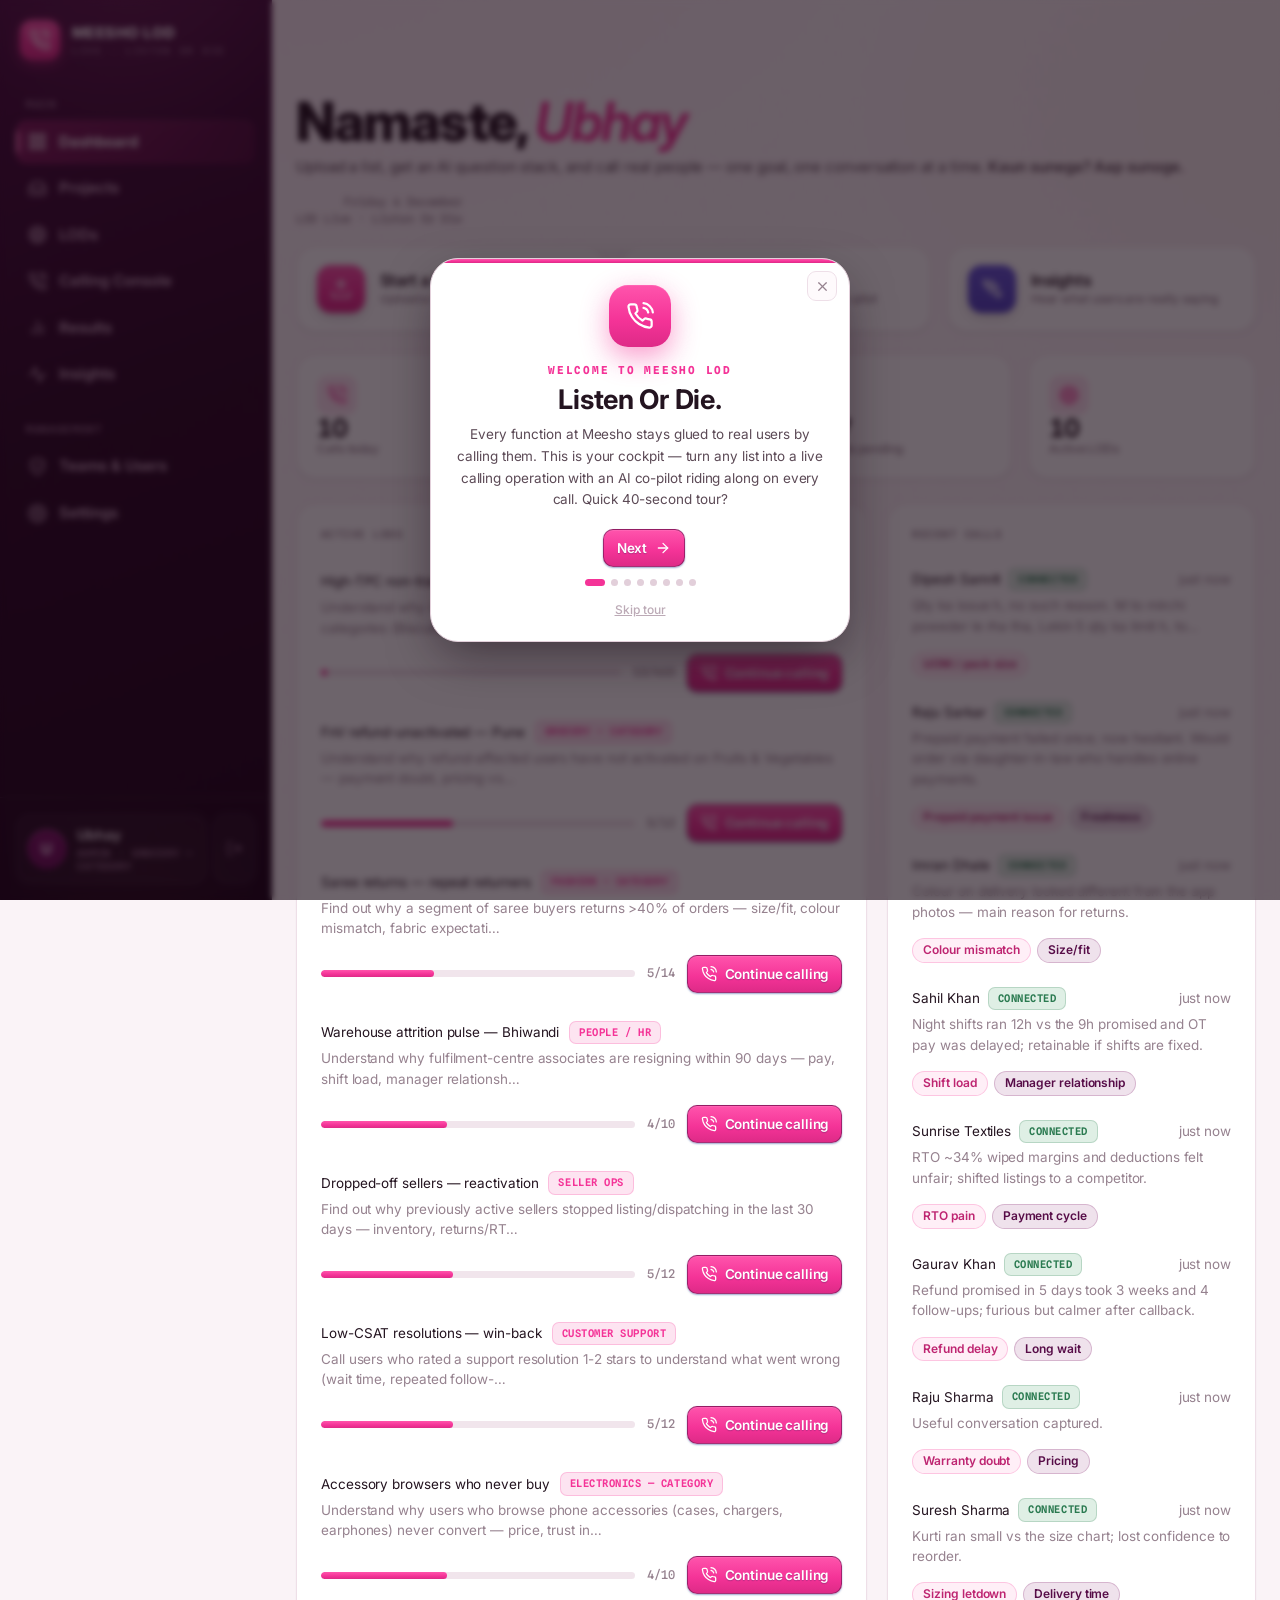
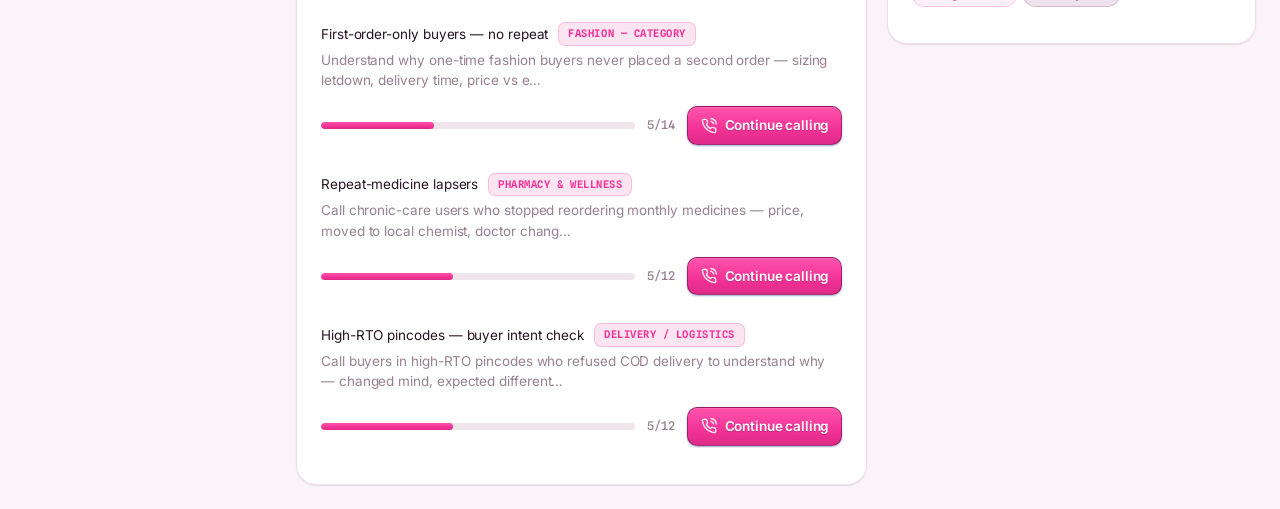
<file: index.html>
<!DOCTYPE html>
<html lang="en">
<head>
  <meta charset="UTF-8" />
  <meta name="viewport" content="width=device-width, initial-scale=1.0, viewport-fit=cover" />
  <meta name="description" content="Meesho LOD — Listen Or Die. Upload any list, call one by one, and let the AI co-pilot flash the right question at the right moment." />
  <meta name="theme-color" content="#570D48" />
  <meta name="robots" content="noindex, nofollow" />
  <meta name="format-detection" content="telephone=no" />

  <!-- Never serve a stale copy of this HTML (GH Pages caches HTML ~10 min) -->
  <meta http-equiv="Cache-Control" content="no-cache, no-store, must-revalidate" />
  <meta http-equiv="Pragma" content="no-cache" />
  <meta http-equiv="Expires" content="0" />

  <meta property="og:title" content="Meesho LOD — Listen Or Die" />
  <meta property="og:description" content="Every function, always connected to users. Upload a list, set a goal, start calling." />
  <meta property="og:type" content="website" />

  <title>Meesho LOD — Listen Or Die</title>

  <link rel="preconnect" href="https://fonts.googleapis.com" />
  <link rel="preconnect" href="https://fonts.gstatic.com" crossorigin />

  <!-- Critical inline CSS for the boot screen — paints even if all
       external resources are blocked. Meesho purple night panel. -->
  <style>
    *,*::before,*::after{box-sizing:border-box;margin:0;padding:0}
    html,body{background:#FAF3F7;color:#241420;font-family:'Inter',-apple-system,BlinkMacSystemFont,'Segoe UI',sans-serif;-webkit-font-smoothing:antialiased}
    .boot-screen{position:fixed;inset:0;z-index:9999;display:flex;flex-direction:column;align-items:center;justify-content:center;gap:26px;padding:24px;text-align:center;
      background:radial-gradient(90% 60% at 80% -10%,rgba(244,51,151,.32),transparent 55%),radial-gradient(70% 50% at -10% 110%,rgba(232,155,69,.12),transparent 60%),linear-gradient(160deg,#4B0E40 0%,#2B0724 46%,#1D0419 100%)}
    .boot-logo{width:52px;height:52px;border-radius:15px;display:grid;place-items:center;color:#fff;background:linear-gradient(180deg,#FF54AC,#F43397 58%,#DE2A87);box-shadow:inset 0 1px 0 rgba(255,255,255,.12),0 8px 24px rgba(244,51,151,.5);animation:bootfloat 5s ease-in-out infinite}
    @keyframes bootfloat{0%,100%{transform:translateY(0)}50%{transform:translateY(-6px)}}
    .boot-word{font-weight:800;font-size:clamp(20px,5.4vw,28px);line-height:1;letter-spacing:.26em;padding-left:.26em;text-transform:uppercase;color:#F6EAF1}
    .boot-tag{font-size:10px;font-weight:600;letter-spacing:.4em;padding-left:.4em;text-transform:uppercase;color:#9A7190;margin-top:10px}
    .boot-ecg{width:min(280px,70vw);height:36px;color:#FF7BC0;filter:drop-shadow(0 0 7px rgba(255,123,192,.6))}
    .boot-ecg path{stroke-dasharray:430;stroke-dashoffset:430;animation:bootecg 2.6s cubic-bezier(.22,.68,.16,1) infinite}
    @keyframes bootecg{0%{stroke-dashoffset:430;opacity:0}10%{opacity:1}60%{stroke-dashoffset:0;opacity:1}82%{opacity:0}100%{stroke-dashoffset:0;opacity:0}}
    .boot-msg{color:#CDA9C2;font-size:13.5px;line-height:1.5;max-width:340px}
    .boot-link{color:#FF9CCB;font-size:13px;text-decoration:underline;cursor:pointer;background:none;border:none;font-family:inherit;padding:8px 16px}
    .boot-link:hover{color:#FFC3DF}
    .boot-error{color:#F0968B}
  </style>

  <!-- Non-blocking font load -->
  <link rel="preload" as="style" href="https://fonts.googleapis.com/css2?family=Inter:ital,opsz,wght@0,14..32,100..900;1,14..32,100..900&family=Spline+Sans+Mono:ital,wght@0,400..700;1,400..700&display=swap" onload="this.onload=null;this.rel='stylesheet'" />
  <noscript><link rel="stylesheet" href="https://fonts.googleapis.com/css2?family=Inter:ital,opsz,wght@0,14..32,100..900;1,14..32,100..900&family=Spline+Sans+Mono:ital,wght@0,400..700;1,400..700&display=swap" /></noscript>

  <!-- App stylesheets — query string busts the cache when CSS changes -->
  <link rel="stylesheet" href="css/variables.css?v=20260708e" />
  <link rel="stylesheet" href="css/base.css?v=20260708e" />
  <link rel="stylesheet" href="css/components.css?v=20260708e" />
  <link rel="stylesheet" href="css/layout.css?v=20260708e" />
  <link rel="stylesheet" href="css/lod.css?v=20260708e" />

  <!-- Favicon: pink call target -->
  <link rel="icon" href="data:image/svg+xml,<svg xmlns='http://www.w3.org/2000/svg' viewBox='0 0 24 24' fill='none' stroke='%23F43397' stroke-width='2'><path d='M22 16.92v3a2 2 0 0 1-2.18 2 19.79 19.79 0 0 1-8.63-3.07 19.5 19.5 0 0 1-6-6 19.79 19.79 0 0 1-3.07-8.67A2 2 0 0 1 4.11 2h3a2 2 0 0 1 2 1.72c.13.9.34 1.78.63 2.63a2 2 0 0 1-.45 2.11L8.09 9.91a16 16 0 0 0 6 6l1.44-1.21a2 2 0 0 1 2.11-.45c.85.29 1.73.5 2.63.63A2 2 0 0 1 22 16.92z'/></svg>" />
</head>
<body>
  <!-- Boot screen — paints immediately, no external dependencies -->
  <div id="app">
    <div class="boot-screen" id="boot-screen">
      <div class="boot-logo">
        <svg width="26" height="26" viewBox="0 0 24 24" fill="none" stroke="currentColor" stroke-width="2" stroke-linecap="round" stroke-linejoin="round"><path d="M15.05 5A5 5 0 0 1 19 8.95M15.05 1A9 9 0 0 1 23 8.94"/><path d="M22 16.92v3a2 2 0 0 1-2.18 2 19.79 19.79 0 0 1-8.63-3.07 19.5 19.5 0 0 1-6-6 19.79 19.79 0 0 1-3.07-8.67A2 2 0 0 1 4.11 2h3a2 2 0 0 1 2 1.72c.13.9.34 1.78.63 2.63a2 2 0 0 1-.45 2.11L8.09 9.91a16 16 0 0 0 6 6l1.44-1.21a2 2 0 0 1 2.11-.45c.85.29 1.73.5 2.63.63A2 2 0 0 1 22 16.92z"/></svg>
      </div>
      <div>
        <div class="boot-word">Meesho LOD</div>
        <div class="boot-tag">Listen Or Die</div>
      </div>
      <svg class="boot-ecg" viewBox="0 0 280 36" fill="none" preserveAspectRatio="none" aria-hidden="true">
        <path d="M0 18 H92 L104 18 112 6 122 30 130 18 H188 L196 18 202 11 208 25 214 18 H280" stroke="currentColor" stroke-width="2" stroke-linecap="round" stroke-linejoin="round"/>
      </svg>
      <p class="boot-msg" id="boot-msg">Dialing in…</p>
      <button class="boot-link" id="boot-retry" style="display:none" onclick="location.reload()">Retry</button>
    </div>
  </div>

  <!-- App entry point -->
  <script type="module" src="js/app.js?v=20260708e"></script>

  <!-- Boot watchdog — no CDN deps in this app, so only two stages -->
  <script>
    (function(){
      var bootScreen = document.getElementById('boot-screen');
      var msg = document.getElementById('boot-msg');
      var retry = document.getElementById('boot-retry');
      setTimeout(function(){
        if (!bootScreen || !bootScreen.isConnected) return;
        if (msg) msg.textContent = 'Still loading… your network may be slow.';
        if (retry) retry.style.display = 'inline-block';
      }, 5000);
      setTimeout(function(){
        if (!bootScreen || !bootScreen.isConnected) return;
        if (msg) {
          msg.classList.add('boot-error');
          msg.innerHTML = 'Meesho LOD failed to start.<br>Please refresh the page.';
        }
        if (retry) retry.style.display = 'inline-block';
      }, 15000);
    })();
  </script>
</body>
</html>
</file>
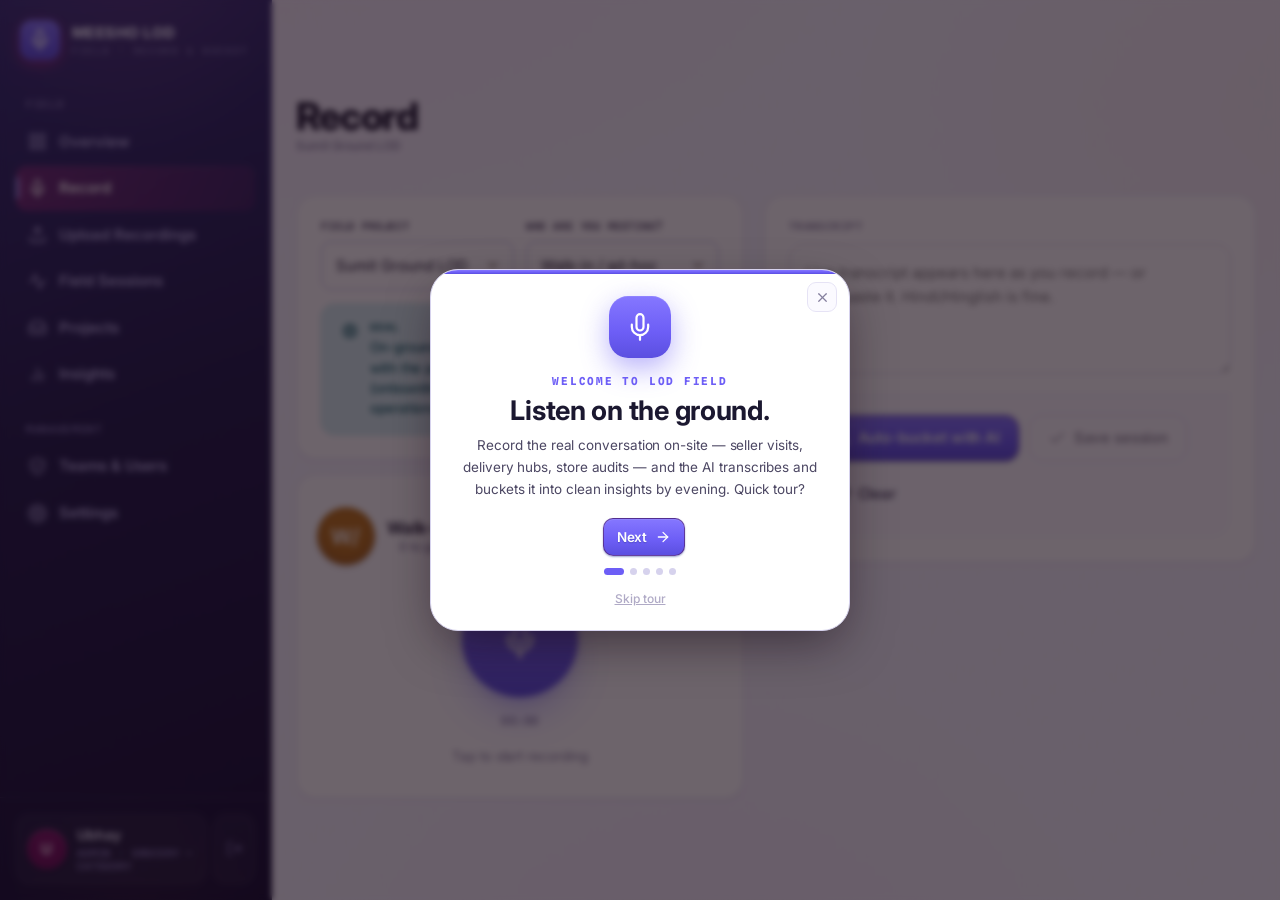
<file: s/index.html>
<!DOCTYPE html>
<html lang="en">
<head>
  <meta charset="UTF-8" />
  <meta name="viewport" content="width=device-width, initial-scale=1.0, viewport-fit=cover" />
  <meta name="description" content="Meesho LOD Field — offline on-ground LODs: record the conversation, auto-bucket into insights." />
  <meta name="theme-color" content="#1E1B4B" />
  <meta name="robots" content="noindex, nofollow" />
  <meta http-equiv="Cache-Control" content="no-cache, no-store, must-revalidate" />
  <meta http-equiv="Pragma" content="no-cache" />
  <meta http-equiv="Expires" content="0" />
  <title>Meesho LOD · Field — Record &amp; Bucket</title>

  <link rel="preconnect" href="https://fonts.googleapis.com" />
  <link rel="preconnect" href="https://fonts.gstatic.com" crossorigin />

  <style>
    *,*::before,*::after{box-sizing:border-box;margin:0;padding:0}
    html,body{background:#F5F4FE;color:#1B1830;font-family:'Inter',-apple-system,BlinkMacSystemFont,'Segoe UI',sans-serif;-webkit-font-smoothing:antialiased}
    .boot-screen{position:fixed;inset:0;z-index:9999;display:flex;flex-direction:column;align-items:center;justify-content:center;gap:26px;padding:24px;text-align:center;
      background:radial-gradient(90% 60% at 80% -10%,rgba(109,94,246,.36),transparent 55%),radial-gradient(70% 50% at -10% 110%,rgba(14,124,134,.16),transparent 60%),linear-gradient(160deg,#332E78 0%,#1E1B4B 46%,#140F33 100%)}
    .boot-logo{width:52px;height:52px;border-radius:15px;display:grid;place-items:center;color:#fff;background:linear-gradient(180deg,#8577FF,#6D5EF6 58%,#5B4FE0);box-shadow:inset 0 1px 0 rgba(255,255,255,.14),0 8px 24px rgba(109,94,246,.5);animation:bootfloat 5s ease-in-out infinite}
    @keyframes bootfloat{0%,100%{transform:translateY(0)}50%{transform:translateY(-6px)}}
    .boot-word{font-weight:800;font-size:clamp(20px,5.4vw,28px);line-height:1;letter-spacing:.26em;padding-left:.26em;text-transform:uppercase;color:#EEEBFF}
    .boot-tag{font-size:10px;font-weight:600;letter-spacing:.4em;padding-left:.4em;text-transform:uppercase;color:#9C93D6;margin-top:10px}
    .boot-wave{display:flex;align-items:center;gap:5px;height:34px}
    .boot-wave span{width:4px;border-radius:3px;background:#A99EFF;box-shadow:0 0 8px rgba(169,158,255,.6);animation:wave 1.1s ease-in-out infinite}
    .boot-wave span:nth-child(1){animation-delay:0s}.boot-wave span:nth-child(2){animation-delay:.12s}.boot-wave span:nth-child(3){animation-delay:.24s}.boot-wave span:nth-child(4){animation-delay:.36s}.boot-wave span:nth-child(5){animation-delay:.48s}.boot-wave span:nth-child(6){animation-delay:.6s}.boot-wave span:nth-child(7){animation-delay:.72s}
    @keyframes wave{0%,100%{height:8px;opacity:.5}50%{height:30px;opacity:1}}
    .boot-msg{color:#B9B1E6;font-size:13.5px;line-height:1.5;max-width:340px}
    .boot-link{color:#A99EFF;font-size:13px;text-decoration:underline;cursor:pointer;background:none;border:none;font-family:inherit;padding:8px 16px}
    .boot-error{color:#F0968B}
  </style>

  <link rel="preload" as="style" href="https://fonts.googleapis.com/css2?family=Inter:ital,opsz,wght@0,14..32,100..900;1,14..32,100..900&family=Spline+Sans+Mono:ital,wght@0,400..700;1,400..700&display=swap" onload="this.onload=null;this.rel='stylesheet'" />
  <noscript><link rel="stylesheet" href="https://fonts.googleapis.com/css2?family=Inter:ital,opsz,wght@0,14..32,100..900;1,14..32,100..900&family=Spline+Sans+Mono:ital,wght@0,400..700;1,400..700&display=swap" /></noscript>

  <link rel="stylesheet" href="../css/variables.css?v=20260709c" />
  <link rel="stylesheet" href="../css/base.css?v=20260709c" />
  <link rel="stylesheet" href="../css/components.css?v=20260709c" />
  <link rel="stylesheet" href="../css/layout.css?v=20260709c" />
  <link rel="stylesheet" href="../css/lod.css?v=20260709c" />

  <link rel="icon" href="data:image/svg+xml,<svg xmlns='http://www.w3.org/2000/svg' viewBox='0 0 24 24' fill='none' stroke='%236D5EF6' stroke-width='2'><path d='M12 1a3 3 0 0 0-3 3v8a3 3 0 0 0 6 0V4a3 3 0 0 0-3-3z'/><path d='M19 10v2a7 7 0 0 1-14 0v-2'/><line x1='12' y1='19' x2='12' y2='23'/></svg>" />
</head>
<body>
  <div id="app">
    <div class="boot-screen" id="boot-screen">
      <div class="boot-logo">
        <svg width="26" height="26" viewBox="0 0 24 24" fill="none" stroke="currentColor" stroke-width="2" stroke-linecap="round" stroke-linejoin="round"><path d="M12 1a3 3 0 0 0-3 3v8a3 3 0 0 0 6 0V4a3 3 0 0 0-3-3z"/><path d="M19 10v2a7 7 0 0 1-14 0v-2"/><line x1="12" y1="19" x2="12" y2="23"/></svg>
      </div>
      <div>
        <div class="boot-word">Meesho LOD</div>
        <div class="boot-tag">Field · Record &amp; Bucket</div>
      </div>
      <div class="boot-wave"><span></span><span></span><span></span><span></span><span></span><span></span><span></span></div>
      <p class="boot-msg" id="boot-msg">Warming up the recorder…</p>
      <button class="boot-link" id="boot-retry" style="display:none" onclick="location.reload()">Retry</button>
    </div>
  </div>

  <script>window.__MLOD_VARIANT = 's';</script>
  <script type="module" src="../js/app.js?v=20260709c"></script>

  <script>
    (function(){
      var b=document.getElementById('boot-screen'),m=document.getElementById('boot-msg'),r=document.getElementById('boot-retry');
      setTimeout(function(){ if(!b||!b.isConnected)return; if(m)m.textContent='Still loading… your network may be slow.'; if(r)r.style.display='inline-block'; },5000);
      setTimeout(function(){ if(!b||!b.isConnected)return; if(m){m.classList.add('boot-error');m.innerHTML='Meesho LOD Field failed to start.<br>Please refresh the page.';} if(r)r.style.display='inline-block'; },15000);
    })();
  </script>
</body>
</html>
</file>
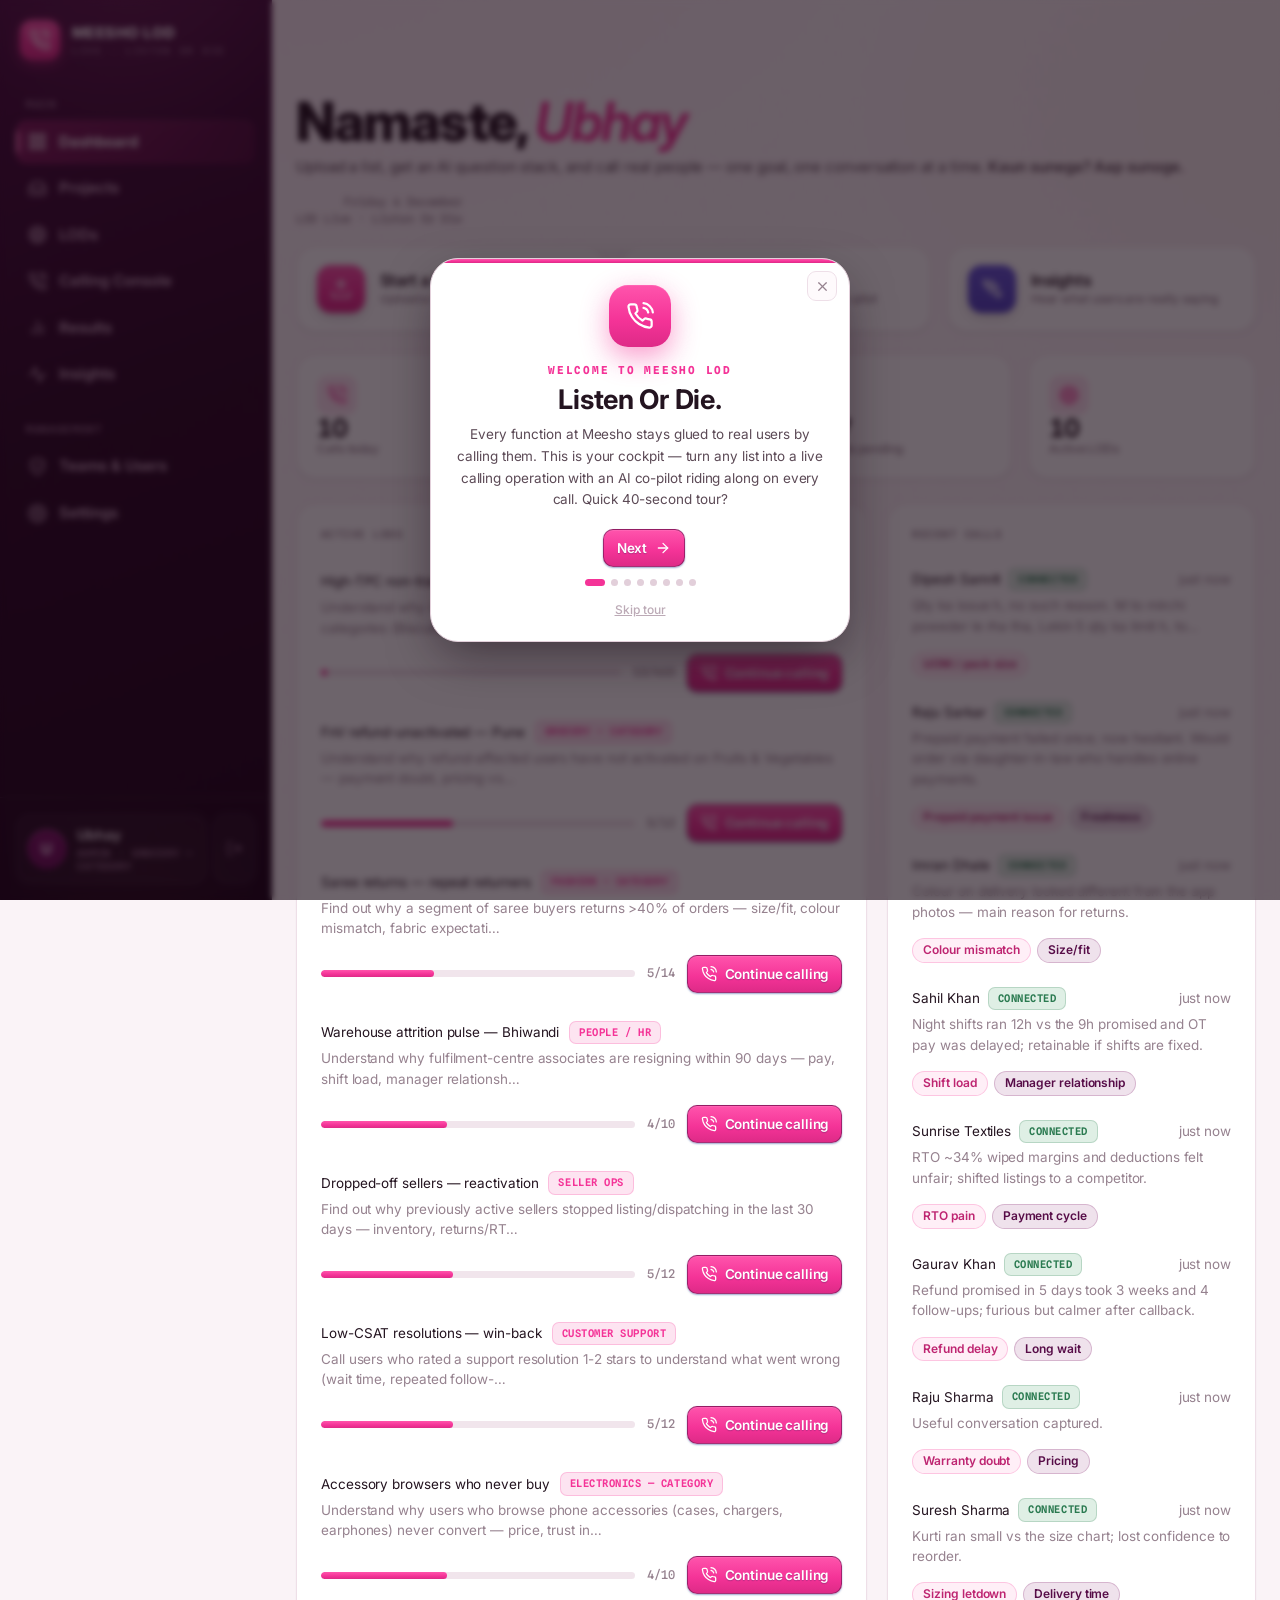
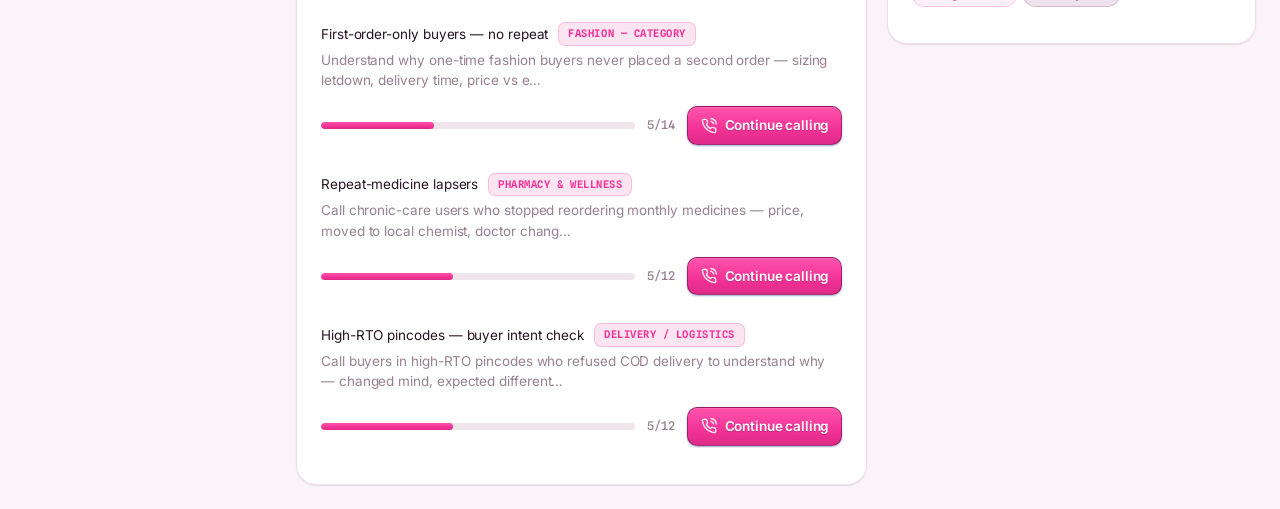
<file: u/index.html>
<!DOCTYPE html>
<html lang="en">
<head>
  <meta charset="UTF-8" />
  <meta name="viewport" content="width=device-width, initial-scale=1.0, viewport-fit=cover" />
  <meta name="description" content="Meesho LOD Live — online phone LODs with a live AI co-pilot." />
  <meta name="theme-color" content="#570D48" />
  <meta name="robots" content="noindex, nofollow" />
  <meta name="format-detection" content="telephone=no" />
  <meta http-equiv="Cache-Control" content="no-cache, no-store, must-revalidate" />
  <meta http-equiv="Pragma" content="no-cache" />
  <meta http-equiv="Expires" content="0" />
  <title>Meesho LOD · Live — Listen Or Die</title>

  <link rel="preconnect" href="https://fonts.googleapis.com" />
  <link rel="preconnect" href="https://fonts.gstatic.com" crossorigin />

  <style>
    *,*::before,*::after{box-sizing:border-box;margin:0;padding:0}
    html,body{background:#FAF3F7;color:#241420;font-family:'Inter',-apple-system,BlinkMacSystemFont,'Segoe UI',sans-serif;-webkit-font-smoothing:antialiased}
    .boot-screen{position:fixed;inset:0;z-index:9999;display:flex;flex-direction:column;align-items:center;justify-content:center;gap:26px;padding:24px;text-align:center;
      background:radial-gradient(90% 60% at 80% -10%,rgba(244,51,151,.32),transparent 55%),radial-gradient(70% 50% at -10% 110%,rgba(232,155,69,.12),transparent 60%),linear-gradient(160deg,#4B0E40 0%,#2B0724 46%,#1D0419 100%)}
    .boot-logo{width:52px;height:52px;border-radius:15px;display:grid;place-items:center;color:#fff;background:linear-gradient(180deg,#FF54AC,#F43397 58%,#DE2A87);box-shadow:inset 0 1px 0 rgba(255,255,255,.12),0 8px 24px rgba(244,51,151,.5);animation:bootfloat 5s ease-in-out infinite}
    @keyframes bootfloat{0%,100%{transform:translateY(0)}50%{transform:translateY(-6px)}}
    .boot-word{font-weight:800;font-size:clamp(20px,5.4vw,28px);line-height:1;letter-spacing:.26em;padding-left:.26em;text-transform:uppercase;color:#F6EAF1}
    .boot-tag{font-size:10px;font-weight:600;letter-spacing:.4em;padding-left:.4em;text-transform:uppercase;color:#9A7190;margin-top:10px}
    .boot-ecg{width:min(280px,70vw);height:36px;color:#FF7BC0;filter:drop-shadow(0 0 7px rgba(255,123,192,.6))}
    .boot-ecg path{stroke-dasharray:430;stroke-dashoffset:430;animation:bootecg 2.6s cubic-bezier(.22,.68,.16,1) infinite}
    @keyframes bootecg{0%{stroke-dashoffset:430;opacity:0}10%{opacity:1}60%{stroke-dashoffset:0;opacity:1}82%{opacity:0}100%{stroke-dashoffset:0;opacity:0}}
    .boot-msg{color:#CDA9C2;font-size:13.5px;line-height:1.5;max-width:340px}
    .boot-link{color:#FF9CCB;font-size:13px;text-decoration:underline;cursor:pointer;background:none;border:none;font-family:inherit;padding:8px 16px}
    .boot-link:hover{color:#FFC3DF}
    .boot-error{color:#F0968B}
  </style>

  <link rel="preload" as="style" href="https://fonts.googleapis.com/css2?family=Inter:ital,opsz,wght@0,14..32,100..900;1,14..32,100..900&family=Spline+Sans+Mono:ital,wght@0,400..700;1,400..700&display=swap" onload="this.onload=null;this.rel='stylesheet'" />
  <noscript><link rel="stylesheet" href="https://fonts.googleapis.com/css2?family=Inter:ital,opsz,wght@0,14..32,100..900;1,14..32,100..900&family=Spline+Sans+Mono:ital,wght@0,400..700;1,400..700&display=swap" /></noscript>

  <link rel="stylesheet" href="../css/variables.css?v=20260709c" />
  <link rel="stylesheet" href="../css/base.css?v=20260709c" />
  <link rel="stylesheet" href="../css/components.css?v=20260709c" />
  <link rel="stylesheet" href="../css/layout.css?v=20260709c" />
  <link rel="stylesheet" href="../css/lod.css?v=20260709c" />

  <link rel="icon" href="data:image/svg+xml,<svg xmlns='http://www.w3.org/2000/svg' viewBox='0 0 24 24' fill='none' stroke='%23F43397' stroke-width='2'><path d='M22 16.92v3a2 2 0 0 1-2.18 2 19.79 19.79 0 0 1-8.63-3.07 19.5 19.5 0 0 1-6-6 19.79 19.79 0 0 1-3.07-8.67A2 2 0 0 1 4.11 2h3a2 2 0 0 1 2 1.72c.13.9.34 1.78.63 2.63a2 2 0 0 1-.45 2.11L8.09 9.91a16 16 0 0 0 6 6l1.44-1.21a2 2 0 0 1 2.11-.45c.85.29 1.73.5 2.63.63A2 2 0 0 1 22 16.92z'/></svg>" />
</head>
<body>
  <div id="app">
    <div class="boot-screen" id="boot-screen">
      <div class="boot-logo">
        <svg width="26" height="26" viewBox="0 0 24 24" fill="none" stroke="currentColor" stroke-width="2" stroke-linecap="round" stroke-linejoin="round"><path d="M15.05 5A5 5 0 0 1 19 8.95M15.05 1A9 9 0 0 1 23 8.94"/><path d="M22 16.92v3a2 2 0 0 1-2.18 2 19.79 19.79 0 0 1-8.63-3.07 19.5 19.5 0 0 1-6-6 19.79 19.79 0 0 1-3.07-8.67A2 2 0 0 1 4.11 2h3a2 2 0 0 1 2 1.72c.13.9.34 1.78.63 2.63a2 2 0 0 1-.45 2.11L8.09 9.91a16 16 0 0 0 6 6l1.44-1.21a2 2 0 0 1 2.11-.45c.85.29 1.73.5 2.63.63A2 2 0 0 1 22 16.92z"/></svg>
      </div>
      <div>
        <div class="boot-word">Meesho LOD</div>
        <div class="boot-tag">Live · Listen Or Die</div>
      </div>
      <svg class="boot-ecg" viewBox="0 0 280 36" fill="none" preserveAspectRatio="none" aria-hidden="true">
        <path d="M0 18 H92 L104 18 112 6 122 30 130 18 H188 L196 18 202 11 208 25 214 18 H280" stroke="currentColor" stroke-width="2" stroke-linecap="round" stroke-linejoin="round"/>
      </svg>
      <p class="boot-msg" id="boot-msg">Dialing in…</p>
      <button class="boot-link" id="boot-retry" style="display:none" onclick="location.reload()">Retry</button>
    </div>
  </div>

  <script>window.__MLOD_VARIANT = 'u';</script>
  <script type="module" src="../js/app.js?v=20260709c"></script>

  <script>
    (function(){
      var b=document.getElementById('boot-screen'),m=document.getElementById('boot-msg'),r=document.getElementById('boot-retry');
      setTimeout(function(){ if(!b||!b.isConnected)return; if(m)m.textContent='Still loading… your network may be slow.'; if(r)r.style.display='inline-block'; },5000);
      setTimeout(function(){ if(!b||!b.isConnected)return; if(m){m.classList.add('boot-error');m.innerHTML='Meesho LOD failed to start.<br>Please refresh the page.';} if(r)r.style.display='inline-block'; },15000);
    })();
  </script>
</body>
</html>
</file>
<file: css/variables.css>
/* ============================================================
   MEESHO LOD · Listen Or Die — Design Tokens v1
   "PINK LEDGER" — editorial, tactile calling-ops registry.

   Type    : Inter (UI) · Spline Sans Mono (codes, labels)
   Ground  : soft rose-tinted paper
   Anchors : deep Meesho-purple panels (sidebar, hero, toasts)
   Brand   : Meesho pink #F43397 as enamel gradient,
             Meesho purple #570D48 as the night panel,
             amber warmth used sparingly, color = meaning
   Every legacy token name is aliased at the bottom so the
   inherited component/layout CSS re-themes with zero changes.
   ============================================================ */

@import url('https://fonts.googleapis.com/css2?family=Inter:ital,opsz,wght@0,14..32,100..900;1,14..32,100..900&family=Spline+Sans+Mono:ital,wght@0,400..700;1,400..700&display=swap');

:root {
  /* ---- Paper (rose-tinted ivory) ---- */
  --bg: #FAF3F7;
  --bg-2: #F6EDF2;
  --bg-sunken: #F1E5EC;
  --surface: #FFFFFF;
  --surface-2: #FEFAFC;
  --surface-3: #FAF2F6;
  --overlay: rgba(34, 5, 29, 0.52);

  /* ---- Ink (warm plum, never pure black) ---- */
  --ink: #241420;
  --ink-2: #5C4A56;
  --ink-3: #96828F;
  --ink-4: #BCAAB6;
  --ink-inv: #F9F1F6;

  /* ---- Lines ---- */
  --line: #EEDFE8;
  --line-2: #E2CFDA;
  --line-strong: #D0B8C7;
  --hairline: rgba(36, 20, 32, 0.08);

  /* ---- Night panel: Meesho deep purple (sidebar, hero, toasts) ---- */
  --panel-deep: #1D0419;
  --panel: #2B0724;
  --panel-2: #3A0A30;
  --panel-3: #4B0E40;
  --panel-line: rgba(249, 241, 246, 0.09);
  --panel-line-2: rgba(249, 241, 246, 0.17);
  --panel-text: #F6EAF1;
  --panel-text-2: #CDA9C2;
  --panel-text-3: #9A7190;

  /* ---- Primary: Meesho pink ---- */
  --primary: #F43397;
  --primary-2: #D62A82;
  --primary-hover: #D62A82;
  --primary-press: #BE2571;
  --primary-bright: #FF54AC;
  --primary-glow: #FF7BC0;
  --primary-soft: #FDE4F1;
  --primary-soft-2: #FBC9E3;
  --primary-tint: rgba(244, 51, 151, 0.08);
  --on-primary: #FFFFFF;

  /* ---- Accent: Meesho purple as chromatic accent (legacy name "gold") ---- */
  --gold: #7B1264;
  --gold-deep: #570D48;
  --gold-bright: #A21C85;
  --gold-soft: #F3DFEE;
  --gold-tint: rgba(123, 18, 100, 0.12);

  /* ---- Secondary: indigo clay ---- */
  --clay: #5145C4;
  --clay-soft: #E7E4F9;

  /* ---- Warmth: amber (used sparingly — streaks, awards) ---- */
  --warmth: #C0761C;
  --warmth-deep: #97590D;
  --warmth-bright: #E89B45;
  --warmth-soft: #F7E9D1;

  /* ---- Semantic ---- */
  --ok: #2A7A50;             --ok-soft: #DFEFE5;
  --warn: #A6740D;           --warn-soft: #F6EACF;
  --danger: #BC4034;         --danger-soft: #F6E1DC;
  --info: #2A63A6;           --info-soft: #E2ECF7;
  --violet: #6A50AC;         --violet-soft: #EAE5F5;

  /* ---- Priority ---- */
  --pri-high: #BC4034;       --pri-high-soft: #F6E1DC;
  --pri-med: #A6740D;        --pri-med-soft: #F6EACF;
  --pri-low: #5C4A56;        --pri-low-soft: #EFE5EB;

  /* ---- Typography ---- */
  --font-ui: 'Inter', ui-sans-serif, system-ui, -apple-system, 'Segoe UI', sans-serif;
  --font-display: 'Inter', ui-sans-serif, system-ui, -apple-system, 'Segoe UI', sans-serif;
  --font-serif: 'Inter', ui-sans-serif, system-ui, -apple-system, 'Segoe UI', sans-serif;
  --font-mono: 'Spline Sans Mono', 'JetBrains Mono', ui-monospace, 'Cascadia Mono', monospace;

  /* display voice knobs (Inter is not variable-width; keep neutral) */
  --stretch-wide: 100%;
  --stretch-narrow: 100%;
  --w-display: 800;
  --w-number: 700;

  --t-display: 800 36px/1.08 var(--font-ui);
  --t-h1: 700 27px/1.16 var(--font-ui);
  --t-h2: 700 21px/1.22 var(--font-ui);
  --t-h3: 600 17px/1.3 var(--font-ui);
  --t-body: 400 15px/1.55 var(--font-ui);
  --t-body-strong: 600 15px/1.5 var(--font-ui);
  --t-sm: 400 13.5px/1.5 var(--font-ui);
  --t-xs: 500 12px/1.4 var(--font-ui);
  --t-label: 600 11.5px/1.2 var(--font-ui);
  --t-mono: 500 12px/1.4 var(--font-mono);
  --t-mono-label: 600 10.5px/1.3 var(--font-mono);

  /* ---- Spacing ---- */
  --s1: 4px; --s2: 8px; --s3: 12px; --s4: 16px;
  --s5: 20px; --s6: 24px; --s7: 32px; --s8: 40px;
  --s9: 48px; --s10: 64px; --s11: 80px;

  /* ---- Radius ---- */
  --r-xs: 7px; --r-sm: 10px; --r-md: 14px; --r-lg: 20px; --r-xl: 28px; --r-2xl: 36px; --r-pill: 999px;

  /* ---- Elevation — plum-tinted, layered, with inner light ---- */
  --hi: inset 0 1px 0 rgba(255,255,255,0.55);
  --hi-dark: inset 0 1px 0 rgba(255,255,255,0.09);
  --sh-1: 0 1px 2px rgba(54,20,45,0.06), 0 1px 1px rgba(54,20,45,0.04);
  --sh-2: 0 2px 4px rgba(54,20,45,0.05), 0 8px 20px -4px rgba(54,20,45,0.10);
  --sh-3: 0 4px 10px rgba(54,20,45,0.06), 0 20px 44px -8px rgba(54,20,45,0.16);
  --sh-4: 0 8px 20px rgba(54,20,45,0.08), 0 36px 80px -12px rgba(54,20,45,0.24);
  --sh-float: 0 14px 40px rgba(54,20,45,0.15), 0 4px 12px rgba(54,20,45,0.07);
  --sh-primary: 0 2px 6px rgba(244,51,151,0.20), 0 12px 26px -6px rgba(244,51,151,0.38);
  --sh-primary-lg: 0 4px 10px rgba(244,51,151,0.22), 0 20px 44px -8px rgba(244,51,151,0.44);
  --sh-panel: 0 12px 34px -6px rgba(29,4,25,0.42);
  --sh-gold: 0 2px 6px rgba(123,18,100,0.20), 0 12px 26px -6px rgba(123,18,100,0.36);
  --ring: 0 0 0 3px rgba(244,51,151,0.22);
  --ring-danger: 0 0 0 3px rgba(188,64,52,0.18);

  /* ---- Gradients — material & atmosphere, never decoration ---- */
  --grad-primary: linear-gradient(180deg, #FF54AC 0%, #F43397 58%, #DE2A87 100%);
  --grad-primary-hover: linear-gradient(180deg, #FF63B3 0%, #F943A0 58%, #E62F8E 100%);
  --grad-sky: linear-gradient(180deg, #A21C85 0%, #7B1264 100%);
  --grad-clay: linear-gradient(180deg, #6558DA 0%, #5145C4 100%);
  --grad-ok: linear-gradient(180deg, #339163 0%, #2A7A50 100%);
  --grad-ink: linear-gradient(160deg, #4B0E40 0%, #2B0724 46%, #1D0419 100%);
  --grad-ink-aurora:
    radial-gradient(90% 150% at 88% -20%, rgba(244,51,151,0.38), transparent 55%),
    radial-gradient(70% 130% at -12% 115%, rgba(232,155,69,0.14), transparent 58%),
    linear-gradient(160deg, #4B0E40 0%, #2B0724 46%, #1D0419 100%);
  --grad-text: linear-gradient(100deg, #F43397, #FF7BC0 55%, #F43397);
  --grad-hairline: linear-gradient(135deg, rgba(244,51,151,0.55), rgba(162,28,133,0.22) 45%, rgba(192,118,28,0.35));
  --grad-sheen: linear-gradient(115deg, transparent 32%, rgba(255,255,255,0.28) 48%, rgba(255,255,255,0.05) 58%, transparent 68%);

  /* ---- Motion ---- */
  --ease: cubic-bezier(0.22, 0.68, 0.16, 1);
  --ease-out: cubic-bezier(0.16, 1, 0.3, 1);
  --spring: cubic-bezier(0.34, 1.45, 0.5, 1);
  --snap: cubic-bezier(0.6, 0, 0.2, 1);
  --fast: 140ms; --base: 240ms; --slow: 420ms; --slower: 640ms;

  /* ---- Layout ---- */
  --sidebar-w: 272px;
  --header-h: 70px;
  --bottomnav-h: 78px;
  --z-nav: 40; --z-header: 50; --z-drawer: 60; --z-modal-new: 70; --z-toast-new: 80;

  /* warm grain texture */
  --grain: url("data:image/svg+xml,%3Csvg xmlns='http://www.w3.org/2000/svg' width='160' height='160'%3E%3Cfilter id='n'%3E%3CfeTurbulence type='fractalNoise' baseFrequency='0.85' numOctaves='2' stitchTiles='stitch'/%3E%3C/filter%3E%3Crect width='160' height='160' filter='url(%23n)' opacity='0.5'/%3E%3C/svg%3E");

  /* ============================================================
     LEGACY TOKEN ALIASES — keep inherited CSS working unchanged.
     ============================================================ */
  --color-bg-primary:     var(--bg);
  --color-bg-secondary:   var(--bg-sunken);
  --color-bg-tertiary:    var(--bg-sunken);
  --color-bg-elevated:    var(--surface);
  --color-bg-hover:       var(--surface-3);
  --color-bg-active:      var(--primary-soft);
  --color-surface:        var(--surface);
  --color-surface-hover:  var(--surface-2);
  --color-surface-border: var(--line);

  --glass-bg:             var(--surface);
  --glass-bg-strong:      var(--surface);
  --glass-border:         var(--line);
  --glass-border-light:   var(--line-strong);
  --glass-blur:           0px;
  --glass-blur-strong:    0px;

  --color-primary-50:     var(--primary-soft);
  --color-primary-100:    var(--primary-soft);
  --color-primary-200:    var(--primary-soft-2);
  --color-primary-300:    #F9A0CE;
  --color-primary-400:    var(--primary-bright);
  --color-primary-500:    var(--primary);
  --color-primary-600:    var(--primary);
  --color-primary-700:    var(--primary-hover);
  --color-primary-800:    var(--primary-press);
  --color-primary-900:    var(--primary-press);

  --color-accent-300:     var(--gold-bright);
  --color-accent-400:     var(--gold);
  --color-accent-500:     var(--gold);
  --color-accent-600:     var(--gold-deep);
  --color-rose-400:       var(--clay);
  --color-rose-500:       var(--clay);

  --color-success:        var(--ok);     --color-success-bg: var(--ok-soft);
  --color-warning:        var(--warn);   --color-warning-bg: var(--warn-soft);
  --color-danger:         var(--danger); --color-danger-bg:  var(--danger-soft);
  --color-info:           var(--info);   --color-info-bg:    var(--info-soft);

  --color-text-primary:   var(--ink);
  --color-text-secondary: var(--ink-2);
  --color-text-muted:     var(--ink-3);
  --color-text-inverse:   var(--ink-inv);

  --gradient-primary:     var(--grad-primary);
  --gradient-warm:        var(--grad-sky);
  --gradient-cool:        linear-gradient(145deg, var(--info), var(--violet));
  --gradient-success:     var(--grad-ok);
  --gradient-mesh:        none;

  --font-family:          var(--font-ui);
  --font-xs:    0.75rem;
  --font-sm:    0.875rem;
  --font-base:  0.9375rem;
  --font-md:    1.0625rem;
  --font-lg:    1.25rem;
  --font-xl:    1.5rem;
  --font-2xl:   1.75rem;
  --font-3xl:   2.125rem;
  --font-4xl:   2.75rem;
  --font-weight-normal:   400;
  --font-weight-medium:   500;
  --font-weight-semibold: 600;
  --font-weight-bold:     700;
  --line-height-tight:    1.16;
  --line-height-normal:   1.55;
  --line-height-relaxed:  1.75;

  --space-1:  var(--s1);
  --space-2:  var(--s2);
  --space-3:  var(--s3);
  --space-4:  var(--s4);
  --space-5:  var(--s5);
  --space-6:  var(--s6);
  --space-8:  var(--s7);
  --space-10: var(--s8);
  --space-12: var(--s9);
  --space-16: var(--s10);

  --radius-sm:   var(--r-sm);
  --radius-md:   var(--r-md);
  --radius-lg:   var(--r-lg);
  --radius-xl:   var(--r-xl);
  --radius-2xl:  var(--r-2xl);
  --radius-full: var(--r-pill);

  --shadow-sm:   var(--sh-1);
  --shadow-md:   var(--sh-2);
  --shadow-lg:   var(--sh-3);
  --shadow-xl:   var(--sh-4);
  --shadow-glow: var(--sh-primary);
  --shadow-glow-accent: var(--sh-gold);
  --shadow-glow-lg: var(--sh-primary-lg);

  --transition-fast:   140ms var(--ease);
  --transition-normal: 240ms var(--ease);
  --transition-slow:   420ms var(--ease);
  --transition-spring: 420ms var(--spring);

  --z-dropdown: 30;
  --z-sidebar:  40;
  --z-bottom-nav: 40;
  --z-modal:    70;
  --z-toast:    80;
  --z-tooltip:  90;

  --sidebar-width: var(--sidebar-w);
  --sidebar-collapsed-width: 76px;
  --header-height: var(--header-h);
  --bottom-nav-height: var(--bottomnav-h);
  --content-max-width: 1400px;
}

/* ============================================================
   VARIANT "s" — Sumit / LOD Field (offline).
   Indigo primary + teal accent + deep-indigo night panel, so it
   reads as a clearly different product from the pink LOD Live.
   Scoped to [data-variant="s"] on <html>; every token re-themes.
   ============================================================ */
:root[data-variant="s"] {
  --bg: #F5F4FE;
  --bg-2: #EFEEFB;
  --bg-sunken: #E7E5F7;
  --surface: #FFFFFF;
  --surface-2: #FBFAFF;
  --surface-3: #F3F1FD;
  --overlay: rgba(20, 15, 51, 0.55);

  --ink: #1B1830;
  --ink-2: #4C4763;
  --ink-3: #857F9E;
  --ink-4: #B0AAC6;
  --ink-inv: #F2F0FF;

  --line: #E6E3F5;
  --line-2: #D6D2ED;
  --line-strong: #C2BCE0;
  --hairline: rgba(27, 24, 48, 0.08);

  --panel-deep: #140F33;
  --panel: #1E1B4B;
  --panel-2: #272360;
  --panel-3: #332E78;
  --panel-line: rgba(238, 235, 255, 0.09);
  --panel-line-2: rgba(238, 235, 255, 0.18);
  --panel-text: #EEEBFF;
  --panel-text-2: #B9B1E6;
  --panel-text-3: #857BB8;

  --primary: #6D5EF6;
  --primary-2: #5B4FE0;
  --primary-hover: #5B4FE0;
  --primary-press: #4C41C7;
  --primary-bright: #8577FF;
  --primary-glow: #A99EFF;
  --primary-soft: #ECE9FE;
  --primary-soft-2: #D6CFFB;
  --primary-tint: rgba(109, 94, 246, 0.08);
  --on-primary: #FFFFFF;

  /* accent: teal (legacy "gold") */
  --gold: #0E7C86;
  --gold-deep: #0A5A62;
  --gold-bright: #16A3B0;
  --gold-soft: #D6F0F2;
  --gold-tint: rgba(14, 124, 134, 0.12);

  --sh-primary: 0 2px 6px rgba(109,94,246,0.20), 0 12px 26px -6px rgba(109,94,246,0.38);
  --sh-primary-lg: 0 4px 10px rgba(109,94,246,0.22), 0 20px 44px -8px rgba(109,94,246,0.44);
  --sh-panel: 0 12px 34px -6px rgba(20,15,51,0.42);
  --sh-gold: 0 2px 6px rgba(14,124,134,0.20), 0 12px 26px -6px rgba(14,124,134,0.34);
  --ring: 0 0 0 3px rgba(109,94,246,0.22);

  --grad-primary: linear-gradient(180deg, #8577FF 0%, #6D5EF6 58%, #5B4FE0 100%);
  --grad-primary-hover: linear-gradient(180deg, #9184FF 0%, #7669F8 58%, #6357E6 100%);
  --grad-sky: linear-gradient(180deg, #16A3B0 0%, #0E7C86 100%);
  --grad-ink: linear-gradient(160deg, #332E78 0%, #1E1B4B 46%, #140F33 100%);
  --grad-ink-aurora:
    radial-gradient(90% 150% at 88% -20%, rgba(109,94,246,0.40), transparent 55%),
    radial-gradient(70% 130% at -12% 115%, rgba(14,124,134,0.16), transparent 58%),
    linear-gradient(160deg, #332E78 0%, #1E1B4B 46%, #140F33 100%);
  --grad-text: linear-gradient(100deg, #6D5EF6, #A99EFF 55%, #6D5EF6);
  --grad-hairline: linear-gradient(135deg, rgba(109,94,246,0.55), rgba(22,163,176,0.24) 45%, rgba(133,119,255,0.35));

  /* keep semantic + legacy aliases pointed at the new hues */
  --color-bg-active: var(--primary-soft);
  --gradient-primary: var(--grad-primary);
  --shadow-glow: var(--sh-primary);
}
</file>
<file: css/base.css>
/* ============================================================
   Patient Navigator — Base Styles v8 "Warm Ledger"
   Reset, aurora atmosphere, the serif/grotesk/mono type system,
   and the full motion library.
   ============================================================ */

*, *::before, *::after { box-sizing: border-box; margin: 0; padding: 0; }

html { font-size: 16px; -webkit-text-size-adjust: 100%; scroll-behavior: smooth; }
/* one stray wide element must never zoom the mobile layout viewport out */
html, body { overflow-x: hidden; overflow-x: clip; }

body {
  font: var(--t-body);
  letter-spacing: -0.005em;
  color: var(--ink);
  background-color: var(--bg);
  /* aurora atmosphere — azure breath top-left, apricot warmth far right */
  background-image:
    radial-gradient(1100px 620px at 18% -14%, rgba(244, 51, 151, 0.05), transparent 60%),
    radial-gradient(900px 540px at 108% 12%, rgba(192, 118, 28, 0.05), transparent 60%),
    radial-gradient(700px 700px at 55% 118%, rgba(162, 28, 133, 0.035), transparent 62%);
  background-attachment: fixed;
  min-height: 100vh;
  -webkit-font-smoothing: antialiased;
  -moz-osx-font-smoothing: grayscale;
  text-rendering: optimizeLegibility;
}
/* tactile grain layer — sits behind app content */
body::before {
  content: ""; position: fixed; inset: 0; pointer-events: none; z-index: 1;
  background-image: var(--grain); background-size: 160px; opacity: 0.028; mix-blend-mode: multiply;
}
/* app + login sit above the grain */
.app-shell, .login-page { position: relative; z-index: 2; }

/* ---- Scrollbar ---- */
::-webkit-scrollbar { width: 9px; height: 9px; }
::-webkit-scrollbar-track { background: transparent; }
::-webkit-scrollbar-thumb { background: var(--line-strong); border-radius: var(--r-pill); border: 2px solid var(--bg); }
::-webkit-scrollbar-thumb:hover { background: var(--ink-4); }

/* ============================================================
   TYPOGRAPHY — Fraunces for the human moments, Instrument Sans
   for the interface, Spline Sans Mono for the ledger.
   ============================================================ */
h1, h2, h3, h4, h5, h6 { font-weight: 700; line-height: var(--line-height-tight); color: var(--ink); letter-spacing: -0.015em; }
h1, h2 {
  font-family: var(--font-display);
  font-weight: var(--w-display);
  font-stretch: var(--stretch-wide);
  letter-spacing: -0.03em;
}
h1 { font-size: var(--font-3xl); }
h2 { font-size: var(--font-2xl); }
h3 { font-size: var(--font-xl); font-weight: 600; }
h4 { font-size: var(--font-lg); font-weight: 600; }
h5 { font-size: var(--font-md); font-weight: 600; }
h6 { font-size: var(--font-base); font-weight: 600; }

p { margin-bottom: var(--s4); color: var(--ink-2); }

a { color: var(--primary); text-decoration: none; transition: color var(--fast) var(--ease); }
a:hover { color: var(--primary-hover); }
/* drawn underline for inline text links */
p a, td a, .link-draw {
  background-image: linear-gradient(currentColor, currentColor);
  background-repeat: no-repeat; background-size: 0% 1.5px; background-position: 0 96%;
  transition: background-size var(--base) var(--ease-out), color var(--fast) var(--ease);
}
p a:hover, td a:hover, .link-draw:hover { background-size: 100% 1.5px; }

strong { font-weight: 600; color: var(--ink); }
small { font-size: var(--font-xs); }
code { font-family: var(--font-mono); font-size: var(--font-sm); background: var(--bg-sunken); padding: 1px 5px; border-radius: var(--r-xs); }

ul, ol { list-style: none; }
img, svg { display: block; max-width: 100%; }
button { font-family: inherit; }

:focus-visible { outline: 2px solid var(--primary); outline-offset: 2px; border-radius: var(--r-xs); }
::selection { background: var(--primary-soft-2); color: var(--primary-press); }

/* ---- Utility classes ---- */
.text-primary   { color: var(--ink) !important; }
.text-secondary { color: var(--ink-2) !important; }
.text-muted     { color: var(--ink-3) !important; }
.text-success   { color: var(--ok) !important; }
.text-warning   { color: var(--warn) !important; }
.text-danger    { color: var(--danger) !important; }
.text-info      { color: var(--info) !important; }
.text-center    { text-align: center !important; }
.text-right     { text-align: right !important; }
.font-medium    { font-weight: 500 !important; }
.font-semibold  { font-weight: 600 !important; }
.font-bold      { font-weight: 700 !important; }
/* .serif is the "styled accent" voice now — italic, slightly narrow */
.serif          { font-family: var(--font-display) !important; font-style: italic; font-stretch: 94%; }
.mono           { font-family: var(--font-mono) !important; }
.italic         { font-style: italic !important; }
.tnum           { font-variant-numeric: tabular-nums; }
.muted          { color: var(--ink-2); }
.faint          { color: var(--ink-3); }

.mt-1 { margin-top: var(--s1) !important; }
.mt-2 { margin-top: var(--s2) !important; }
.mt-4 { margin-top: var(--s4) !important; }
.mt-6 { margin-top: var(--s6) !important; }
.mt-8 { margin-top: var(--s7) !important; }
.mb-2 { margin-bottom: var(--s2) !important; }
.mb-4 { margin-bottom: var(--s4) !important; }
.mb-6 { margin-bottom: var(--s6) !important; }
.mr-2 { margin-right: var(--s2) !important; }
.ml-2 { margin-left: var(--s2) !important; }
.gap-2 { gap: var(--s2) !important; }
.gap-4 { gap: var(--s4) !important; }
.gap1 { gap: var(--s1); } .gap2 { gap: var(--s2); } .gap3 { gap: var(--s3); }
.gap4 { gap: var(--s4); } .gap5 { gap: var(--s5); } .gap6 { gap: var(--s6); }

.flex             { display: flex !important; }
.flex-col         { flex-direction: column !important; }
.items-center     { align-items: center !important; }
.justify-between  { justify-content: space-between !important; }
.justify-center   { justify-content: center !important; }
.flex-wrap        { flex-wrap: wrap !important; }
.flex-1           { flex: 1 !important; }
.row { display: flex; align-items: center; }
.stack { display: flex; flex-direction: column; }
.grow { flex: 1; } .none { flex: none; }
.between { justify-content: space-between; }
.center { align-items: center; justify-content: center; }

.hidden { display: none !important; }
.sr-only { position: absolute; width: 1px; height: 1px; padding: 0; margin: -1px; overflow: hidden; clip: rect(0,0,0,0); white-space: nowrap; border: 0; }
.glass { background: var(--surface); border: 1px solid var(--line); }

/* real gradient text now — used for display accents */
.gradient-text, .shine-text {
  background: var(--grad-text);
  background-size: 200% auto;
  -webkit-background-clip: text; background-clip: text;
  -webkit-text-fill-color: transparent; color: transparent;
}
.shine-text { animation: shimmerText 4s linear infinite; }

/* ============================================================
   MOTION LIBRARY
   ============================================================ */
@keyframes riseIn { from { opacity: 0; transform: translateY(16px) scale(0.99); filter: blur(5px); } to { opacity: 1; transform: none; filter: blur(0); } }
@keyframes fadeIn { from { opacity: 0; } to { opacity: 1; } }
@keyframes fadeOut { from { opacity: 1; } to { opacity: 0; } }
@keyframes scaleIn { from { opacity: 0; transform: scale(0.95); filter: blur(4px); } to { opacity: 1; transform: scale(1); filter: blur(0); } }
@keyframes slideLeftIn { from { opacity: 0; transform: translateX(-22px); filter: blur(4px); } to { opacity: 1; transform: none; filter: blur(0); } }
@keyframes slideRightIn { from { opacity: 0; transform: translateX(22px); filter: blur(4px); } to { opacity: 1; transform: none; filter: blur(0); } }
@keyframes slideInRight { from { opacity: 0; transform: translateX(20px); } to { opacity: 1; transform: none; } }
@keyframes slideInUp { from { opacity: 0; transform: translateY(20px); } to { opacity: 1; transform: none; } }
@keyframes floaty { 0%,100% { transform: translateY(0); } 50% { transform: translateY(-6px); } }
@keyframes pulse { 0%, 100% { opacity: 1; } 50% { opacity: 0.5; } }
@keyframes pulseDot { 0%,100% { opacity: 1; box-shadow: 0 0 0 0 rgba(188,64,52,0.45); } 50% { opacity: 0.75; box-shadow: 0 0 0 7px rgba(188,64,52,0); } }
@keyframes breatheRing {
  0%   { box-shadow: 0 0 0 0 rgba(244, 51, 151,0.35); }
  70%  { box-shadow: 0 0 0 14px rgba(244, 51, 151,0); }
  100% { box-shadow: 0 0 0 0 rgba(244, 51, 151,0); }
}
@keyframes shimmerText { to { background-position: 200% center; } }
@keyframes shimmer { 0% { background-position: 100% 50%; } 100% { background-position: 0 50%; } }
@keyframes spin { to { transform: rotate(360deg); } }
@keyframes popIn { 0% { opacity: 0; transform: scale(0.6); } 60% { transform: scale(1.06); } 100% { opacity: 1; transform: scale(1); } }
@keyframes countUp { from { opacity: 0; transform: translateY(6px); } to { opacity: 1; transform: none; } }
@keyframes scoreBarFill { from { transform: scaleX(0); } to { transform: scaleX(1); } }
@keyframes sheenSweep { from { transform: translateX(-130%); } to { transform: translateX(130%); } }
@keyframes rippleGrow { from { transform: scale(0); opacity: 0.32; } to { transform: scale(2.6); opacity: 0; } }
@keyframes auroraDrift {
  0%, 100% { transform: translate(0, 0) scale(1); }
  33%      { transform: translate(4%, -5%) scale(1.06); }
  66%      { transform: translate(-4%, 4%) scale(0.97); }
}
@keyframes toastIn { from { opacity: 0; transform: translateX(28px) scale(0.97); } to { opacity: 1; transform: none; } }
@keyframes springUp {
  0% { opacity: 0; transform: translateY(22px) scale(0.98); }
  60% { opacity: 1; transform: translateY(-2px) scale(1.003); }
  100% { opacity: 1; transform: none; }
}

.animate-fade-in  { animation: fadeIn var(--base) var(--ease); }
.animate-slide-in { animation: slideInRight var(--base) var(--ease); }
.animate-slide-up { animation: slideInUp var(--base) var(--ease); }
.animate-count-up { animation: countUp 0.4s var(--ease) both; }

/* ---- page transitions: router adds .page-enter on every route render ---- */
.page-enter { animation: riseIn var(--slow) var(--ease-out) both; }

/* ---- reveal-on-scroll / load ---- */
[data-reveal] { opacity: 0; }
[data-reveal].in { animation: riseIn var(--slow) var(--ease-out) both; }
[data-reveal="fade"].in { animation-name: fadeIn; }
[data-reveal="scale"].in { animation-name: scaleIn; }
[data-reveal="left"].in { animation-name: slideLeftIn; }
[data-reveal="right"].in { animation-name: slideRightIn; }
[data-reveal="spring"].in { animation-name: springUp; animation-timing-function: var(--ease-out); }

/* ---- soft ink ripple — spawned by anim.js on press ---- */
.ink-ripple {
  position: absolute; border-radius: 50%; pointer-events: none;
  background: currentColor; opacity: 0.32; transform: scale(0);
  animation: rippleGrow 520ms var(--ease-out) forwards;
  mix-blend-mode: soft-light;
}
.ripple-host { position: relative; overflow: hidden; }

/* frozen-timeline / reduced-motion safety net (added by anim.js) */
html.anim-frozen [data-reveal], html.anim-frozen .page-enter { animation: none !important; opacity: 1 !important; transform: none !important; filter: none !important; }

@media (prefers-reduced-motion: reduce) {
  *, *::before, *::after { animation-duration: 0.01ms !important; transition-duration: 0.01ms !important; scroll-behavior: auto !important; }
  [data-reveal], .page-enter { opacity: 1 !important; transform: none !important; filter: none !important; }
}
</file>
<file: css/components.css>
/* ============================================================
   Patient Navigator — Component Styles v8 "Warm Ledger"
   Enamel buttons, editorial tables, mono ledger labels,
   night-panel toasts, spring modals. Styles BOTH new
   design-system classes and legacy class names.
   ============================================================ */

/* ============================================================ BUTTONS */
.btn {
  position: relative; overflow: hidden;
  display: inline-flex; align-items: center; justify-content: center; gap: var(--s2);
  font: var(--t-body-strong); letter-spacing: -0.01em;
  border: 1px solid transparent; border-radius: var(--r-md);
  padding: 11px 18px; min-height: 42px; cursor: pointer; white-space: nowrap; user-select: none; text-decoration: none;
  transition: background var(--fast) var(--ease), border-color var(--fast) var(--ease), filter var(--fast) var(--ease),
              transform 180ms var(--spring), box-shadow var(--base) var(--ease), color var(--fast);
}
.btn:active { transform: translateY(1px) scale(0.975); }
.btn:focus-visible { outline: none; box-shadow: var(--ring); }
.btn:disabled, .btn[aria-disabled="true"] { opacity: 0.45; cursor: not-allowed; box-shadow: none; transform: none; }
.btn:disabled::after { display: none; }
.btn svg { width: 18px; height: 18px; flex: none; }

/* enamel primary: gradient body, inner light, azure-tinted shadow, hover sheen */
.btn-primary {
  background: var(--grad-primary); color: var(--on-primary);
  border-color: rgba(75, 14, 64, 0.5);
  box-shadow: var(--hi-dark), 0 1px 2px rgba(22, 61, 160, 0.35), var(--sh-1);
  text-shadow: 0 1px 1px rgba(12, 30, 82, 0.25);
}
.btn-primary::after {
  content: ""; position: absolute; inset: 0; pointer-events: none;
  background: var(--grad-sheen); transform: translateX(-130%);
}
.btn-primary:hover { background: var(--grad-primary-hover); box-shadow: var(--hi-dark), var(--sh-primary); transform: translateY(-1px); }
.btn-primary:hover::after { animation: sheenSweep 700ms var(--ease-out); }
.btn-primary:active { transform: translateY(0) scale(0.975); box-shadow: var(--hi-dark), 0 1px 2px rgba(22, 61, 160, 0.35); }

.btn-secondary { background: var(--surface); color: var(--ink); border-color: var(--line-strong); box-shadow: var(--hi), var(--sh-1); }
.btn-secondary:hover { background: var(--surface-2); border-color: var(--ink-3); transform: translateY(-1px); box-shadow: var(--hi), var(--sh-2); }

.btn-ghost { background: transparent; color: var(--ink-2); }
.btn-ghost:hover { background: var(--surface-3); color: var(--ink); }
.btn-ghost::after { display: none; }

.btn-gold { background: var(--grad-sky); color: #fff; border-color: rgba(10, 74, 116, 0.45); box-shadow: var(--hi-dark), var(--sh-1); text-shadow: 0 1px 1px rgba(9, 58, 90, 0.3); }
.btn-gold:hover { filter: brightness(1.05); transform: translateY(-1px); box-shadow: var(--hi-dark), var(--sh-gold); }

.btn-accent { background: var(--grad-clay); color: #fff; border-color: rgba(48, 39, 128, 0.45); box-shadow: var(--hi-dark), var(--sh-1); }
.btn-accent:hover { filter: brightness(1.06); transform: translateY(-1px); }

.btn-success { background: var(--grad-ok); color: #fff; border-color: rgba(23, 74, 47, 0.45); box-shadow: var(--hi-dark), var(--sh-1); }
.btn-success:hover { filter: brightness(1.05); transform: translateY(-1px); }

.btn-danger { background: var(--danger-soft); color: var(--danger); border-color: transparent; }
.btn-danger:hover { background: #F0D0CA; }
.btn-danger::after { display: none; }

.btn-lg { padding: 15px 24px; font-size: 16px; min-height: 50px; border-radius: var(--r-lg); }
.btn-sm { padding: 8px 13px; font-size: 13.5px; min-height: 36px; border-radius: var(--r-sm); }
.btn-sm svg { width: 16px; height: 16px; }
.btn-block { width: 100%; }
.btn-icon { padding: 10px; width: auto; aspect-ratio: 1; border-radius: var(--r-sm); }
.btn-icon::after { display: none; }
.btn-icon.btn-sm { padding: 8px; }

/* ============================================================ FORM FIELDS */
.field { display: flex; flex-direction: column; gap: 7px; }
.field > label { font: var(--t-mono-label); color: var(--ink-2); text-transform: uppercase; letter-spacing: 0.08em; }
.field .req, .form-label .required { color: var(--clay); margin-left: 2px; }

.input, .select, .textarea,
.form-input, .form-select, .form-textarea {
  width: 100%; font: var(--t-body); color: var(--ink);
  background: var(--surface); border: 1px solid var(--line-strong);
  border-radius: var(--r-sm); padding: 12px 14px;
  box-shadow: inset 0 1px 2px rgba(54, 20, 45, 0.04);
  transition: border-color var(--fast) var(--ease), box-shadow var(--base) var(--ease), background var(--fast);
  outline: none;
}
.input::placeholder, .textarea::placeholder,
.form-input::placeholder, .form-textarea::placeholder { color: var(--ink-4); }
.input:hover, .select:hover, .textarea:hover,
.form-input:hover, .form-select:hover, .form-textarea:hover { border-color: var(--ink-3); }
.input:focus, .select:focus, .textarea:focus,
.form-input:focus, .form-select:focus, .form-textarea:focus { border-color: var(--primary); box-shadow: var(--ring), var(--sh-1); background: #fff; }
.textarea, .form-textarea { resize: vertical; min-height: 78px; line-height: 1.55; }
.input.error, .select.error, .form-input.error, .form-select.error { border-color: var(--danger); box-shadow: var(--ring-danger); }

.select, .form-select {
  appearance: none;
  background-image: url("data:image/svg+xml,%3Csvg xmlns='http://www.w3.org/2000/svg' width='16' height='16' viewBox='0 0 24 24' fill='none' stroke='%235A5244' stroke-width='2.2' stroke-linecap='round' stroke-linejoin='round'%3E%3Cpolyline points='6 9 12 15 18 9'/%3E%3C/svg%3E");
  background-repeat: no-repeat; background-position: right 12px center; padding-right: 38px;
}
.input-lg { padding: 15px 17px; font-size: 16px; border-radius: var(--r-md); }
.hint, .form-hint { font: var(--t-xs); color: var(--ink-3); font-weight: 500; }
.form-error { font: var(--t-xs); color: var(--danger); }

.form-group { display: flex; flex-direction: column; gap: 7px; margin-bottom: var(--s4); }
.form-label { font: var(--t-mono-label); color: var(--ink-2); text-transform: uppercase; letter-spacing: 0.08em; }
.form-row { display: grid; grid-template-columns: repeat(auto-fit, minmax(200px, 1fr)); gap: var(--s4); }
.form-actions { display: flex; align-items: center; justify-content: flex-end; gap: var(--s3); padding-top: var(--s4); border-top: 1px solid var(--line); margin-top: var(--s5); }

.check, .form-checkbox { display: inline-flex; align-items: flex-start; gap: 10px; cursor: pointer; font: var(--t-sm); color: var(--ink); }
.check input, .form-checkbox input[type="checkbox"] { width: 19px; height: 19px; margin: 1px 0 0; accent-color: var(--primary); flex: none; }
input[type="radio"] { accent-color: var(--primary); width: 18px; height: 18px; }

input[type="file"].form-input { height: auto; padding: var(--s2); }
input[type="file"]::file-selector-button { background: var(--bg-sunken); border: 1px solid var(--line-strong); border-radius: var(--r-xs); color: var(--ink); padding: 6px var(--s3); margin-right: var(--s2); cursor: pointer; font: var(--t-xs); transition: all var(--fast) var(--ease); }
input[type="file"]::file-selector-button:hover { background: var(--surface-2); border-color: var(--primary); }

/* details/summary (progressive-disclosure sections in the call form) */
details > summary { list-style: none; transition: color var(--fast) var(--ease); border-radius: var(--r-xs); }
details > summary::-webkit-details-marker { display: none; }
details > summary:hover { color: var(--primary); }

/* ============================================================ CARDS */
.card {
  position: relative;
  background: var(--surface);
  border: 1px solid var(--line); border-radius: var(--r-lg);
  box-shadow: var(--hi), var(--sh-1);
  padding: var(--s6);
  transition: transform var(--base) var(--ease), box-shadow var(--base) var(--ease), border-color var(--base) var(--ease);
}
.card.card-flush { padding: 0; overflow: hidden; }
.card-pad { padding: var(--s6); }
.card-hover:hover { transform: translateY(-4px); box-shadow: var(--hi), var(--sh-3); border-color: var(--line-2); }
.card-head, .card-header { display: flex; align-items: center; justify-content: space-between; gap: var(--s3); }
.card.card-flush > .card-head, .card-head { padding: var(--s5) var(--s6); border-bottom: 1px solid var(--line); }
.card-header { margin-bottom: var(--s4); }
.card-head h3 { font-family: var(--font-serif); font-weight: 560; font-size: 19px; letter-spacing: -0.01em; white-space: nowrap; }
.card-title { font-family: var(--font-serif); font-weight: 560; font-size: 19px; letter-spacing: -0.01em; color: var(--ink); }
.card-subtitle { font: var(--t-sm); color: var(--ink-3); margin-top: var(--s1); }
.card-foot { padding: 13px var(--s5); border-top: 1px solid var(--line); }
.card-foot a { display: inline-flex; align-items: center; gap: 7px; color: var(--primary); font: var(--t-body-strong); font-size: 14px; text-decoration: none; transition: gap var(--base) var(--spring); }
.card-foot a:hover { gap: 12px; }
.card-foot a svg { width: 16px; height: 16px; }
.eyebrow { font: var(--t-mono-label); letter-spacing: 0.14em; text-transform: uppercase; color: var(--ink-3); }

/* feature card — gradient hairline frame (hero moments) */
.card-feature { border: 1px solid transparent; background:
  linear-gradient(var(--surface), var(--surface)) padding-box,
  var(--grad-hairline) border-box; }

/* Legacy stat card → editorial */
.stat-card {
  background: var(--surface); border: 1px solid var(--line);
  border-radius: var(--r-lg); padding: var(--s5); box-shadow: var(--hi), var(--sh-1); position: relative; overflow: hidden;
  transition: box-shadow var(--base) var(--ease), transform var(--base) var(--ease), border-color var(--base) var(--ease);
}
.stat-card::before { content: ""; position: absolute; inset: 0 0 auto 0; height: 2px; background: var(--grad-hairline); opacity: 0; transition: opacity var(--base) var(--ease); }
.stat-card:hover { box-shadow: var(--hi), var(--sh-2); transform: translateY(-3px); border-color: var(--line-2); }
.stat-card:hover::before { opacity: 1; }
.stat-card .stat-value { font: 600 var(--font-3xl)/1.08 var(--font-serif); color: var(--ink); letter-spacing: -0.015em; font-variant-numeric: lining-nums; }
.stat-card .stat-label { font: var(--t-sm); color: var(--ink-2); margin-top: var(--s1); }
.stat-card .stat-icon { width: 42px; height: 42px; display: grid; place-items: center; border-radius: var(--r-md); background: var(--primary-soft); color: var(--primary); box-shadow: var(--hi); }
.stat-card .stat-trend { display: inline-flex; align-items: center; gap: 2px; font: var(--t-xs); font-weight: 600; padding: 2px 8px; border-radius: var(--r-pill); margin-top: var(--s2); }
.stat-card .stat-trend.up   { color: var(--ok); background: var(--ok-soft); }
.stat-card .stat-trend.down { color: var(--danger); background: var(--danger-soft); }

/* ============================================================ BADGES — mono ledger chips */
.badge {
  display: inline-flex; align-items: center; gap: 6px;
  font: var(--t-mono-label); letter-spacing: 0.05em; text-transform: uppercase;
  padding: 4px 9px; border-radius: var(--r-xs);
  background: var(--bg-sunken); color: var(--ink-2); white-space: nowrap;
  border: 1px solid color-mix(in srgb, currentColor 22%, transparent);
}
.badge .dot { width: 6px; height: 6px; border-radius: 50%; background: currentColor; flex: none; box-shadow: 0 0 0 3px color-mix(in srgb, currentColor 16%, transparent); }
.badge-dot::before { content: ''; width: 6px; height: 6px; border-radius: 50%; background: currentColor; flex: none; }
.badge-ok,   .badge-success { background: var(--ok-soft); color: var(--ok); }
.badge-warn, .badge-warning { background: var(--warn-soft); color: var(--warn); }
.badge-danger { background: var(--danger-soft); color: var(--danger); }
.badge-info    { background: var(--info-soft); color: var(--info); }
.badge-primary { background: var(--primary-soft); color: var(--primary); }
.badge-gold    { background: var(--gold-soft); color: var(--gold-deep); }
.badge-violet  { background: var(--violet-soft); color: var(--violet); }
.badge-neutral { background: var(--bg-sunken); color: var(--ink-2); }

/* ============================================================ AVATAR */
.avatar {
  display: inline-flex; align-items: center; justify-content: center;
  width: 40px; height: 40px; border-radius: 50%;
  font: var(--t-body-strong); color: #fff; flex: none; letter-spacing: 0.01em;
  box-shadow: inset 0 1px 1px rgba(255,255,255,0.35), inset 0 -6px 12px rgba(29, 4, 25, 0.18), 0 2px 5px rgba(54, 20, 45,0.18);
}
.avatar-sm { width: 30px; height: 30px; font-size: 12px; }
.avatar-lg { width: 58px; height: 58px; font-size: 21px; }
.avatar-ring { box-shadow: 0 0 0 3px var(--surface), 0 0 0 4px var(--line-2), 0 2px 6px rgba(54, 20, 45,0.18); }

/* ============================================================ SCORE BAR */
.scorebar { display: inline-flex; align-items: center; gap: 9px; }
.scorebar .track { width: 66px; height: 7px; border-radius: var(--r-pill); background: var(--bg-sunken); overflow: hidden; box-shadow: inset 0 1px 2px rgba(54, 20, 45,0.09); }
.scorebar .fill { height: 100%; border-radius: var(--r-pill); background: linear-gradient(90deg, var(--primary-glow), var(--primary)); transition: width var(--slower) var(--ease-out); }
.scorebar .num { font: var(--t-mono); font-size: 11.5px; color: var(--ink-2); font-weight: 600; }

.score-bar { display: flex; gap: 2px; align-items: center; }
.score-bar .bar-segment { width: 8px; height: 16px; border-radius: 2px; background: var(--bg-sunken); transition: all 0.3s ease; }
.score-bar .bar-segment.filled { animation: scoreBarFill 0.4s var(--ease) both; transform-origin: left; }
.score-bar .bar-segment.filled.low  { background: var(--warn); }
.score-bar .bar-segment.filled.mid  { background: var(--primary); }
.score-bar .bar-segment.filled.high { background: var(--ok); }

/* ============================================================ TABLES — the ledger */
.table-wrap, .table-container { width: 100%; overflow-x: auto; -webkit-overflow-scrolling: touch; }
.table-container { border: 1px solid var(--line); border-radius: var(--r-lg); background: var(--surface); box-shadow: var(--hi), var(--sh-1); }
table.data, .data-table { width: 100%; border-collapse: collapse; font: var(--t-sm); }
table.data thead th, .data-table th {
  text-align: left; font: var(--t-mono-label); color: var(--ink-3);
  text-transform: uppercase; letter-spacing: 0.11em;
  padding: 13px 16px; border-bottom: 2px solid var(--line-2); white-space: nowrap; background: transparent; user-select: none;
}
.data-table th { cursor: pointer; transition: color var(--fast) var(--ease); }
.data-table th:hover { color: var(--ink); }
.data-table th.sorted { color: var(--primary); }
table.data tbody td, .data-table td { padding: 14px 16px; border-bottom: 1px solid var(--line); color: var(--ink); vertical-align: middle; }
/* Keep rows single-line but NEVER clip cell text — the .table-container
   scrolls horizontally instead. (The old :has() ellipsis trick was ignored by
   older Android WebViews, which clipped the admin Users table.) */
.data-table td { white-space: nowrap; }
.data-table td .form-select, .data-table td select { max-width: 100%; }
table.data tbody tr, .data-table tbody tr { transition: background var(--fast) var(--ease), box-shadow var(--fast) var(--ease); }
table.data tbody tr:hover, .data-table tbody tr:hover { background: var(--surface-3); box-shadow: inset 2.5px 0 0 var(--primary-bright); }
table.data tbody tr.clickable, .data-table tbody tr.clickable { cursor: pointer; }
table.data tbody tr:last-child td { border-bottom: none; }

/* "Open as user" (master access) banner */
.imp-banner { position: sticky; top: 0; z-index: var(--z-header); display: flex; align-items: center; justify-content: center; gap: 10px; flex-wrap: wrap; padding: 9px 16px; background: var(--warmth-soft); color: var(--warmth-deep); border-bottom: 1px solid var(--warmth-bright); font: var(--t-sm); }
.imp-banner strong { color: var(--ink); }
.imp-banner button { background: var(--grad-primary); color: #fff; border: none; border-radius: var(--r-pill); padding: 5px 14px; font: var(--t-xs); font-weight: 700; cursor: pointer; box-shadow: var(--hi-dark); }
.imp-banner button:hover { filter: brightness(1.07); }

/* Admin -> Users: clean responsive cards (replaces the cramped, clipped table) */
.user-grid { display: grid; grid-template-columns: repeat(auto-fill, minmax(310px, 1fr)); gap: 14px; }
.user-card { padding: 16px; display: flex; flex-direction: column; gap: 13px; }
.user-card-head { display: flex; gap: 11px; align-items: center; }
.user-card-name { font: var(--t-body-strong); white-space: normal; word-break: break-word; }
.user-card-sub { display: flex; gap: 6px; flex-wrap: wrap; margin-top: 4px; align-items: center; }
.user-card-meta { display: flex; gap: 18px; flex-wrap: wrap; }
.user-card-actions { display: flex; gap: 8px; flex-wrap: wrap; align-items: center; border-top: 1px solid var(--line); padding-top: 12px; }
.user-card-actions .form-select { width: auto; height: 32px; font-size: var(--font-xs); }

/* Admin -> Users: one clean line per person */
.user-list { display: flex; flex-direction: column; border: 1px solid var(--line); border-radius: var(--r-lg); overflow: hidden; background: var(--surface); box-shadow: var(--hi), var(--sh-1); }
.urow { display: flex; align-items: center; gap: 10px; padding: 11px 16px; border-bottom: 1px solid var(--line); flex-wrap: wrap; transition: background var(--fast) var(--ease), box-shadow var(--fast) var(--ease); }
.urow:last-child { border-bottom: none; }
.urow:hover { background: var(--surface-2); box-shadow: inset 2.5px 0 0 var(--primary-bright); }
.urow-name { font: var(--t-body-strong); flex: 1; min-width: 150px; }
.urow-role { width: auto; min-width: 168px; max-width: 240px; height: auto; padding: 8px 34px 8px 12px; font-size: var(--font-sm); line-height: 1.35; }
.cell-mono, .cell-num { font-family: var(--font-mono); font-size: 12.5px; color: var(--ink-2); }

.table-toolbar { display: flex; align-items: center; justify-content: space-between; gap: var(--s4); padding: var(--s4); flex-wrap: wrap; }
.table-search { position: relative; flex: 1; max-width: 360px; }
.table-search .form-input, .table-search .input { padding-left: 38px; }
.table-search svg { position: absolute; left: 13px; top: 50%; transform: translateY(-50%); width: 16px; height: 16px; color: var(--ink-3); transition: color var(--fast) var(--ease); }
.table-search:focus-within svg { color: var(--primary); }
.table-pagination { display: flex; align-items: center; justify-content: space-between; padding: var(--s3) var(--s4); border-top: 1px solid var(--line); font: var(--t-mono); font-size: 11.5px; color: var(--ink-3); }
.table-pagination .page-buttons { display: flex; gap: var(--s1); }
.table-filters { display: flex; gap: var(--s2); align-items: center; flex-wrap: wrap; }

/* ============================================================ MODAL */
.modal-overlay {
  position: fixed; inset: 0; background: var(--overlay);
  backdrop-filter: blur(7px) saturate(1.1); -webkit-backdrop-filter: blur(7px) saturate(1.1);
  display: flex; align-items: center; justify-content: center; z-index: var(--z-modal);
  opacity: 0; pointer-events: none; transition: opacity var(--base) var(--ease); padding: var(--s4);
}
.modal-overlay.active { opacity: 1; pointer-events: auto; }
.modal {
  background: var(--surface);
  border: 1px solid var(--line); border-radius: var(--r-xl); box-shadow: var(--sh-4);
  width: 100%; max-width: 560px; max-height: 90vh; overflow-y: auto;
  transform: scale(0.94) translateY(16px); transition: transform var(--slow) var(--spring);
}
.modal-overlay.active .modal { transform: scale(1) translateY(0); }
.modal-header { display: flex; align-items: center; justify-content: space-between; padding: var(--s5) var(--s6); border-bottom: 1px solid var(--line); }
.modal-header h3 { font-family: var(--font-serif); font-weight: 540; font-size: 22px; letter-spacing: -0.01em; }
.modal-body { padding: var(--s6); }
.modal-footer { display: flex; align-items: center; justify-content: flex-end; gap: var(--s3); padding: var(--s4) var(--s6); border-top: 1px solid var(--line); background: var(--surface-2); border-radius: 0 0 var(--r-xl) var(--r-xl); }
.modal-lg { max-width: 720px; }
.modal-xl { max-width: 960px; }

/* ============================================================ TOAST — night panels */
.toast-container { position: fixed; top: 18px; right: 18px; z-index: var(--z-toast); display: flex; flex-direction: column; gap: var(--s2); max-width: 400px; }
.toast {
  position: relative; overflow: hidden;
  display: flex; align-items: flex-start; gap: 12px;
  background: linear-gradient(160deg, var(--panel-2), var(--panel));
  color: var(--panel-text);
  border: 1px solid var(--panel-line-2); border-radius: var(--r-md);
  box-shadow: var(--hi-dark), var(--sh-panel); padding: 14px 17px; min-width: 290px;
  animation: toastIn var(--slow) var(--spring);
}
.toast::before { content: ""; position: absolute; left: 0; top: 0; bottom: 0; width: 3px; background: var(--ink-4); }
.toast-icon { width: 20px; height: 20px; flex: none; margin-top: 1px; }
.toast-content { flex: 1; }
.toast-title { font: var(--t-body-strong); color: var(--panel-text); }
.toast-message { font: var(--t-sm); color: var(--panel-text-2); margin-top: 2px; }
.toast-close { background: none; border: none; color: var(--panel-text-3); cursor: pointer; padding: 2px; display: flex; }
.toast-close:hover { color: var(--panel-text); }
.toast.toast-success::before { background: #46B87E; } .toast.toast-success .toast-icon { color: #46B87E; }
.toast.toast-error::before   { background: #E4776B; } .toast.toast-error .toast-icon { color: #E4776B; }
.toast.toast-warning::before { background: #E5B457; } .toast.toast-warning .toast-icon { color: #E5B457; }
.toast.toast-info::before    { background: #6FA4E8; } .toast.toast-info .toast-icon { color: #6FA4E8; }
.toast.removing      { animation: fadeOut 200ms var(--ease) forwards; }

/* ============================================================ LOADING */
.sk, .skeleton {
  background: linear-gradient(90deg, var(--bg-sunken) 25%, #F1E9DA 37%, var(--bg-sunken) 63%);
  background-size: 400% 100%; animation: shimmer 1.4s ease infinite; border-radius: var(--r-sm);
}
.skeleton-text  { height: 14px; margin-bottom: var(--s2); }
.skeleton-text:last-child { width: 60%; }
.skeleton-title { height: 24px; width: 40%; margin-bottom: var(--s4); }
.skeleton-row   { height: 48px; margin-bottom: var(--s2); border-radius: var(--r-md); }
.spinner { width: 20px; height: 20px; border: 2.5px solid rgba(255,255,255,0.4); border-top-color: #fff; border-radius: 50%; animation: spin 0.7s linear infinite; }
.btn-secondary .spinner, .btn-ghost .spinner { border-color: var(--line-strong); border-top-color: var(--primary); }

/* ============================================================ EMPTY STATE */
.empty, .empty-state { display: flex; flex-direction: column; align-items: center; text-align: center; gap: 10px; padding: var(--s8) var(--s6); color: var(--ink-2); }
.empty .ico-wrap {
  width: 64px; height: 64px; border-radius: 50%; display: grid; place-items: center;
  background: var(--surface); color: var(--primary); margin-bottom: 2px;
  border: 1.5px dashed var(--line-strong); box-shadow: var(--hi);
}
.empty .ico-wrap svg { width: 26px; height: 26px; }
.stat-card .stat-icon svg { width: 20px; height: 20px; }
.native-app-banner .banner-icon svg { width: 22px; height: 22px; }
.cg-ico svg { width: 16px; height: 16px; }
.empty h4 { font-family: var(--font-serif); font-weight: 560; font-size: 19px; color: var(--ink); letter-spacing: -0.01em; }
.empty p { font: var(--t-sm); max-width: 330px; }
.empty-state svg { width: 52px; height: 52px; color: var(--ink-3); margin-bottom: var(--s2); opacity: 0.7; }
.empty-state h3 { font-family: var(--font-serif); font-weight: 560; font-size: 19px; color: var(--ink); margin-bottom: var(--s1); }
.empty-state p { color: var(--ink-3); max-width: 380px; font: var(--t-sm); }

/* ============================================================ DROPDOWN */
.dropdown { position: relative; }
.dropdown-menu {
  position: absolute; top: calc(100% + 4px); right: 0; min-width: 190px;
  background: var(--surface); border: 1px solid var(--line); border-radius: var(--r-md); box-shadow: var(--sh-3);
  z-index: var(--z-dropdown); opacity: 0; pointer-events: none; transform: translateY(-4px) scale(0.98);
  transition: all var(--base) var(--spring); padding: var(--s1);
}
.dropdown-menu.active { opacity: 1; pointer-events: auto; transform: translateY(0) scale(1); }
.dropdown-item { display: flex; align-items: center; gap: var(--s2); padding: var(--s2) var(--s3); font: var(--t-sm); color: var(--ink-2); border-radius: var(--r-sm); cursor: pointer; transition: all var(--fast) var(--ease); border: none; background: none; width: 100%; text-align: left; }
.dropdown-item:hover { background: var(--bg-sunken); color: var(--ink); }
.dropdown-item svg { width: 16px; height: 16px; }
.dropdown-divider { height: 1px; background: var(--line); margin: var(--s1) 0; }

/* ============================================================ TABS */
.tabs { display: flex; gap: var(--s1); border-bottom: 1px solid var(--line); margin-bottom: var(--s6); }
.tab { padding: var(--s3) var(--s4); font: var(--t-body-strong); font-size: 14px; color: var(--ink-3); border: none; background: none; cursor: pointer; border-bottom: 2px solid transparent; transition: all var(--fast) var(--ease); margin-bottom: -1px; }
.tab:hover { color: var(--ink-2); }
.tab.active { color: var(--primary); border-bottom-color: var(--primary); }

/* ============================================================ CONSENT BANNER */
.consent-banner { display: flex; gap: 14px; background: linear-gradient(180deg, #EAF4ED, var(--ok-soft)); border: 1px solid #CBE5D5; border-radius: var(--r-md); padding: 16px 18px; margin-bottom: var(--s6); box-shadow: var(--hi); }
.consent-banner svg { width: 22px; height: 22px; color: var(--ok); flex: none; margin-top: 1px; }
.consent-banner h4 { font: var(--t-body-strong); color: #1E5A3C; margin-bottom: 3px; }
.consent-banner p { font: var(--t-sm); color: #2E694B; margin: 0; }

/* ============================================================ QUICK ACTIONS (legacy) */
.quick-actions { display: flex; gap: var(--s3); flex-wrap: wrap; }
.quick-action-btn { display: flex; align-items: center; gap: var(--s3); padding: var(--s4) var(--s5); background: var(--surface); border: 1px solid var(--line); border-radius: var(--r-lg); color: var(--ink); font: var(--t-body-strong); cursor: pointer; transition: all var(--base) var(--ease); flex: 1; min-width: 200px; box-shadow: var(--hi), var(--sh-1); }
.quick-action-btn:hover { border-color: var(--line-2); box-shadow: var(--hi), var(--sh-3); transform: translateY(-4px); }
.quick-action-btn .action-icon { width: 46px; height: 46px; border-radius: 14px; display: grid; place-items: center; flex: none; color: #fff; background: var(--grad-primary); box-shadow: var(--hi-dark), 0 4px 12px rgba(244, 51, 151,0.28); }
.quick-action-btn svg { width: 20px; height: 20px; }

/* ============================================================ FAB */
.fab { position: fixed; right: 16px; bottom: calc(var(--bottomnav-h) + 16px); width: 56px; height: 56px; border-radius: 50%; background: var(--grad-sky); color: #fff; border: none; box-shadow: var(--hi-dark), var(--sh-gold); display: none; align-items: center; justify-content: center; cursor: pointer; z-index: var(--z-bottom-nav); transition: transform var(--base) var(--spring); }
.fab:hover { transform: scale(1.07); }
.fab:active { transform: scale(0.94); }
.fab svg { width: 24px; height: 24px; }
@media (max-width: 768px) { .fab { display: flex; } }

/* ============================================================ NATIVE APP BANNER */
.native-app-banner { background: var(--primary-soft); border: 1px solid var(--primary-soft-2); border-radius: var(--r-md); padding: var(--s4); display: flex; align-items: center; gap: var(--s4); margin-bottom: var(--s4); box-shadow: var(--hi); }
.native-app-banner .banner-icon { width: 48px; height: 48px; border-radius: 50%; background: var(--grad-primary); display: grid; place-items: center; flex: none; box-shadow: var(--hi-dark); }
.native-app-banner .banner-icon svg { color: #fff; }

/* ============================================================
   v7 — CARE DEPTH components
   Status chips, switches, lever ledger, wellbeing measures,
   patient detail layout, timeline, split sidebar footer.
   ============================================================ */

/* ---- sidebar footer: profile block + separate sign-out (night panel) ---- */
.sidebar-user { display: flex; align-items: stretch; gap: 6px; padding: 0; border: none; background: none; cursor: default; }
.sidebar-user-main { flex: 1; min-width: 0; display: flex; align-items: center; gap: 10px; padding: 9px 10px; border: 1px solid var(--panel-line); border-radius: var(--r-md); background: rgba(246, 234, 241,0.04); cursor: pointer; text-align: left; transition: background var(--fast) var(--ease), border-color var(--fast) var(--ease); }
.sidebar-user-main:hover { background: rgba(246, 234, 241,0.08); border-color: var(--panel-line-2); }
.sidebar-user-main.active { border-color: rgba(255, 123, 192,0.5); background: rgba(244, 51, 151,0.16); }
.sidebar-user-main:focus-visible { outline: none; box-shadow: var(--ring); }
.sidebar-logout-btn { flex: none; width: 42px; border: 1px solid var(--panel-line); border-radius: var(--r-md); background: rgba(246, 234, 241,0.04); color: var(--panel-text-3); cursor: pointer; display: grid; place-items: center; transition: all var(--fast) var(--ease); }
.sidebar-logout-btn:hover { color: #E4776B; border-color: rgba(228,119,107,0.4); background: rgba(228,119,107,0.10); }
.sidebar-logout-btn:focus-visible { outline: none; box-shadow: var(--ring); }
.sidebar-logout-btn svg { width: 17px; height: 17px; }

/* ---- filter chips (status buckets etc.) ---- */
.chip-row { display: flex; gap: 8px; flex-wrap: wrap; align-items: center; }
.fchip { display: inline-flex; align-items: center; gap: 7px; padding: 8px 14px; border: 1px solid var(--line-strong); border-radius: var(--r-pill); background: var(--surface); color: var(--ink-2); font: var(--t-xs); font-weight: 600; cursor: pointer; transition: all var(--base) var(--spring); }
.fchip:hover { border-color: var(--ink-3); background: var(--surface-2); transform: translateY(-1px); }
.fchip:active { transform: scale(0.96); }
.fchip.on { background: var(--grad-primary); border-color: transparent; color: #fff; box-shadow: var(--hi-dark), var(--sh-primary); }
.fchip .n { font-family: var(--font-mono); font-size: 11px; opacity: 0.78; }
.fchip:focus-visible { outline: none; box-shadow: var(--ring); }

/* ---- toggle switch ---- */
.switch { position: relative; display: inline-flex; flex: none; width: 42px; height: 24px; cursor: pointer; }
.switch input { position: absolute; opacity: 0; width: 100%; height: 100%; margin: 0; cursor: pointer; }
.switch .knob { position: absolute; inset: 0; border-radius: var(--r-pill); background: var(--bg-sunken); border: 1px solid var(--line-strong); transition: background var(--base) var(--ease), border-color var(--base) var(--ease); box-shadow: inset 0 1px 2px rgba(54, 20, 45,0.10); }
.switch .knob::after { content: ""; position: absolute; top: 2px; left: 2px; width: 18px; height: 18px; border-radius: 50%; background: #fff; box-shadow: 0 1px 3px rgba(54, 20, 45,0.32); transition: transform var(--base) var(--spring); }
.switch input:checked + .knob { background: var(--grad-primary); border-color: transparent; box-shadow: var(--hi-dark); }
.switch input:checked + .knob::after { transform: translateX(18px); }
.switch input:focus-visible + .knob { box-shadow: var(--ring); }
.switch input:disabled + .knob { opacity: 0.5; cursor: not-allowed; }

/* ---- support lever ledger ---- */
.lever-group { margin-bottom: var(--s5); }
.lever-group:last-child { margin-bottom: 0; }
.lever-group-title { font: var(--t-mono-label); text-transform: uppercase; letter-spacing: 0.12em; color: var(--ink-3); margin-bottom: 8px; }
.lever-row { display: flex; align-items: center; gap: 12px; padding: 11px 13px; border: 1px solid var(--line); border-radius: var(--r-sm); background: var(--surface); margin-bottom: 7px; transition: border-color var(--base) var(--ease), background var(--base) var(--ease), box-shadow var(--base) var(--ease); flex-wrap: wrap; }
.lever-row.on { border-color: var(--primary-soft-2); background: linear-gradient(180deg, #FBFDFF, var(--primary-soft)); box-shadow: var(--hi); }
.lever-label { flex: 1; min-width: 180px; font: var(--t-body-strong); font-size: 14px; color: var(--ink); }
.lever-row .lever-meta { font: var(--t-xs); color: var(--ink-3); width: 100%; padding-left: 54px; }
.lever-extra { display: flex; align-items: center; gap: 8px; }
.lever-extra .input, .lever-extra .select { width: 150px; padding: 7px 10px; font-size: 13.5px; }
.lever-extra .select { padding-right: 32px; }

/* ---- wellbeing measure cards ---- */
.measure-grid { display: grid; grid-template-columns: repeat(auto-fill, minmax(245px, 1fr)); gap: var(--s4); }
.measure-card { padding: var(--s4) var(--s5); border: 1px solid var(--line); border-radius: var(--r-md); background: var(--surface); box-shadow: var(--hi), var(--sh-1); display: flex; flex-direction: column; gap: 6px; transition: transform var(--base) var(--ease), box-shadow var(--base) var(--ease); }
.measure-card:hover { transform: translateY(-2px); box-shadow: var(--hi), var(--sh-2); }
.measure-name { font: var(--t-mono-label); text-transform: uppercase; letter-spacing: 0.08em; color: var(--ink-2); }
.measure-hint { font: 11px var(--font-ui); color: var(--ink-4); }
.measure-val { display: flex; align-items: baseline; gap: 8px; }
.measure-val .now { font: 600 27px/1 var(--font-serif); letter-spacing: -0.01em; }
.measure-val .of { font: var(--t-mono); font-size: 11px; color: var(--ink-3); }
.measure-delta { display: inline-flex; align-items: center; gap: 4px; font: var(--t-xs); font-weight: 700; padding: 2px 8px; border-radius: var(--r-pill); }
.measure-delta.good { color: var(--ok); background: var(--ok-soft); }
.measure-delta.bad { color: var(--danger); background: var(--danger-soft); }
.measure-delta.flat { color: var(--ink-2); background: var(--bg-sunken); }
.measure-foot { display: flex; align-items: center; justify-content: space-between; gap: 8px; margin-top: 2px; }
.measure-foot .when { font: 11px var(--font-mono); color: var(--ink-4); }
.measure-empty .now { color: var(--ink-4); font-size: 20px; }

/* ---- patient detail ---- */
.detail-head { display: flex; align-items: flex-start; justify-content: space-between; gap: var(--s4); flex-wrap: wrap; margin-bottom: var(--s5); }
.detail-id { display: flex; align-items: center; gap: 16px; min-width: 0; }
.detail-name h1 { font-family: var(--font-serif); font-weight: 540; font-size: 32px; letter-spacing: -0.015em; line-height: 1.12; }
.detail-sub { display: flex; align-items: center; gap: 9px; flex-wrap: wrap; margin-top: 6px; font: var(--t-mono); font-size: 11.5px; color: var(--ink-3); }
.detail-actions { display: flex; gap: 9px; flex-wrap: wrap; }
.kv { display: grid; grid-template-columns: repeat(auto-fill, minmax(190px, 1fr)); gap: 1px; background: var(--line); border: 1px solid var(--line); border-radius: var(--r-md); overflow: hidden; }
.kv > div { background: var(--surface); padding: 11px 14px; min-width: 0; }
.kv .k { font: var(--t-mono-label); color: var(--ink-3); text-transform: uppercase; letter-spacing: 0.08em; margin-bottom: 3px; }
.kv .v { font: var(--t-body-strong); font-size: 14.5px; color: var(--ink); overflow-wrap: break-word; }
.kv .v.dim { color: var(--ink-4); font-weight: 500; }
.detail-tabs { display: flex; gap: 6px; border-bottom: 1px solid var(--line-2); margin-bottom: var(--s5); overflow-x: auto; scrollbar-width: none; }
.detail-tabs::-webkit-scrollbar { display: none; }
.dtab { display: inline-flex; align-items: center; gap: 8px; padding: 11px 16px; font: var(--t-body-strong); font-size: 14px; color: var(--ink-3); border: none; background: none; cursor: pointer; border-bottom: 2.5px solid transparent; margin-bottom: -1px; white-space: nowrap; transition: color var(--fast) var(--ease), border-color var(--fast) var(--ease); }
.dtab:hover { color: var(--ink); }
.dtab.active { color: var(--primary); border-bottom-color: var(--primary); }
.dtab:focus-visible { outline: none; box-shadow: var(--ring); border-radius: var(--r-xs); }
.dtab .cnt { font: 10.5px var(--font-mono); font-weight: 600; background: var(--bg-sunken); color: var(--ink-2); min-width: 19px; height: 19px; padding: 0 5px; border-radius: var(--r-pill); display: grid; place-items: center; }
.dtab.active .cnt { background: var(--primary-soft); color: var(--primary); }

/* bereavement panel — quiet, respectful */
.bereave { border: 1px solid #DCD4E8; background: linear-gradient(180deg, #F7F5FB, var(--violet-soft)); border-radius: var(--r-lg); padding: var(--s5) var(--s6); box-shadow: var(--hi); }
.bereave h3 { font-family: var(--font-serif); font-weight: 540; font-size: 19px; color: #4A3E70; margin-bottom: 4px; }
.bereave .sub { font: var(--t-sm); color: #6A5E8E; margin-bottom: var(--s4); }
.bereave .lever-row { background: rgba(255,255,255,0.7); }
.bereave .lever-row.on { background: rgba(255,255,255,0.95); border-color: #C9BEE2; }

/* ---- call timeline ---- */
.tl { position: relative; padding-left: 22px; }
.tl::before { content: ""; position: absolute; left: 7px; top: 6px; bottom: 6px; width: 2px; border-radius: 2px; background: linear-gradient(180deg, var(--primary-soft-2), var(--line)); }
.tl-item { position: relative; padding: 0 0 var(--s5); }
.tl-item:last-child { padding-bottom: 0; }
.tl-dot { position: absolute; left: -22px; top: 4px; width: 16px; height: 16px; border-radius: 50%; border: 2.5px solid var(--surface); box-shadow: 0 0 0 1.5px var(--line-2), 0 1px 3px rgba(54, 20, 45,0.14); background: var(--ink-4); }
.tl-dot.ok { background: var(--ok); } .tl-dot.warn { background: var(--warn); }
.tl-dot.danger { background: var(--danger); } .tl-dot.info { background: var(--info); } .tl-dot.neutral { background: var(--ink-4); }
.tl-head { display: flex; align-items: center; gap: 9px; flex-wrap: wrap; }
.tl-when { font: var(--t-mono); font-size: 11px; color: var(--ink-3); }
.tl-body { font: var(--t-sm); color: var(--ink-2); margin-top: 5px; line-height: 1.5; }
.tl-chips { display: flex; gap: 6px; flex-wrap: wrap; margin-top: 7px; }
.tl-chips .badge { font-size: 10px; padding: 3px 8px; }

/* ---- forms: section heading ---- */
.fsec { display: flex; align-items: center; gap: 10px; margin: var(--s6) 0 var(--s4); }
.fsec:first-child { margin-top: 0; }
.fsec .fsec-ico { width: 30px; height: 30px; border-radius: 9px; background: var(--primary-soft); color: var(--primary); display: grid; place-items: center; flex: none; box-shadow: var(--hi); }
.fsec .fsec-ico svg { width: 15px; height: 15px; }
.fsec h4 { font: var(--t-h3); font-size: 15px; }
.fsec .fsec-sub { font: var(--t-xs); color: var(--ink-3); }

/* ---- score stepper (assessment entry) ---- */
.stepper { display: flex; align-items: center; gap: 0; border: 1px solid var(--line-strong); border-radius: var(--r-sm); overflow: hidden; width: max-content; background: var(--surface); box-shadow: var(--hi), var(--sh-1); }
.stepper button { width: 44px; height: 44px; border: none; background: var(--surface-2); color: var(--ink-2); font-size: 19px; font-weight: 700; cursor: pointer; transition: background var(--fast) var(--ease), transform var(--fast) var(--spring); }
.stepper button:hover { background: var(--bg-sunken); color: var(--ink); }
.stepper button:active { transform: scale(0.92); }
.stepper button:focus-visible { outline: none; box-shadow: inset var(--ring); }
.stepper .stepper-val { width: 64px; text-align: center; font: 600 21px var(--font-serif); border: none; background: none; color: var(--ink); }

/* yes/no pair reused outside the portal */
.ynp { display: grid; grid-template-columns: 1fr 1fr; gap: 8px; }

/* generic interactive correctness: only the focused element shows a ring */
.seg-btn:focus-visible, .recep-btn:focus-visible, .yn:focus-visible, .nav-item:focus-visible,
.bottom-nav-item:focus-visible, .tab:focus-visible { outline: none; box-shadow: var(--ring); }
button { -webkit-tap-highlight-color: transparent; }

/* table row that is a link target */
.row-link { cursor: pointer; }
.row-link:focus-visible { outline: none; box-shadow: inset var(--ring); }

@media (max-width: 640px) {
  .kv { grid-template-columns: 1fr 1fr; }
  .measure-grid { grid-template-columns: 1fr 1fr; }
  .lever-row .lever-meta { padding-left: 0; }
  .detail-name h1 { font-size: 25px; }
}

/* ============================================================
   TODAY'S QUEUE — board, filters, and the patient-peek modal
   ============================================================ */
.queue-stats {
  display: grid; grid-template-columns: repeat(4, 1fr); gap: var(--s3);
  margin-bottom: var(--s5);
}
.qstat {
  background: var(--surface); border: 1px solid var(--line); border-radius: var(--r-md);
  padding: var(--s4) var(--s5); box-shadow: var(--hi), var(--sh-1);
  display: flex; flex-direction: column; gap: 2px;
  transition: border-color var(--base) var(--ease), box-shadow var(--base) var(--ease), transform var(--base) var(--ease);
}
.qstat:hover { border-color: var(--line-strong); box-shadow: var(--hi), var(--sh-2); transform: translateY(-2px); }
.qstat-num { font: 600 26px/1.05 var(--font-serif); color: var(--ink); letter-spacing: -0.01em; }
.qstat-lbl { font: var(--t-mono-label); text-transform: uppercase; letter-spacing: 0.1em; color: var(--ink-3); }

.queue-table td { white-space: nowrap; }
.queue-table tbody tr { cursor: pointer; }
.queue-table .num { text-align: right; }
.q-patient { display: flex; flex-direction: column; gap: 1px; min-width: 0; }
.q-code { font: 600 12px var(--font-mono); color: var(--primary); letter-spacing: 0.02em; }
.q-name { font: var(--t-body-strong); font-size: 14px; color: var(--ink); }
.q-loc { font: var(--t-xs); color: var(--ink-3); font-weight: 500; }
.q-dim { color: var(--ink-4); font-weight: 500; }
.q-attempt {
  display: inline-block; margin-left: 7px; padding: 1px 7px; border-radius: var(--r-pill);
  background: var(--bg-sunken); color: var(--ink-3); font: 600 10.5px var(--font-mono);
  vertical-align: middle;
}
.q-calls { font-family: var(--font-mono); font-size: 13px; font-weight: 600; color: var(--ink); }
.q-calls-sep { color: var(--ink-4); font-weight: 500; margin: 0 1px; }
.queue-foot {
  display: flex; justify-content: flex-end; padding: var(--s3) var(--s4);
  border-top: 1px solid var(--line); font: var(--t-mono); font-size: 11px; color: var(--ink-3);
}

/* Patient-peek modal */
.qd-head { display: flex; align-items: center; gap: 10px; flex-wrap: wrap; margin-bottom: var(--s4); }
.qd-count { font: var(--t-mono); font-size: 11.5px; color: var(--ink-3); }
.qd-caregiver {
  display: flex; gap: 10px; align-items: center; padding: 11px 14px; margin-bottom: var(--s5);
  background: var(--surface-2); border: 1px solid var(--line); border-radius: var(--r-md);
}
.qd-caregiver svg { width: 18px; height: 18px; color: var(--gold-deep); flex: none; }
.qd-caregiver .k { font: var(--t-mono-label); color: var(--ink-3); text-transform: uppercase; letter-spacing: 0.08em; }
.qd-caregiver .v { font: var(--t-body-strong); font-size: 14px; color: var(--ink); }
.qd-history-title {
  display: flex; align-items: center; gap: 8px; font: var(--t-mono-label);
  text-transform: uppercase; letter-spacing: 0.1em; color: var(--ink-3);
  margin-bottom: var(--s3); padding-bottom: var(--s2); border-bottom: 1px solid var(--line);
}
.qd-history-title svg { width: 14px; height: 14px; color: var(--ink-3); }
.qd-timeline { display: flex; flex-direction: column; gap: var(--s3); max-height: 380px; overflow-y: auto; padding-right: 4px; }
.qd-call {
  position: relative; padding: 12px 14px; border: 1px solid var(--line);
  border-left: 3px solid var(--primary-soft-2); border-radius: var(--r-md); background: var(--surface);
}
.qd-call-top { display: flex; align-items: center; gap: 7px; flex-wrap: wrap; }
.qd-call-meta { font: var(--t-mono); font-size: 11px; color: var(--ink-3); margin-left: auto; }
.qd-note { font: var(--t-sm); color: var(--ink-2); margin-top: 7px; }
.qd-quote { font-family: var(--font-serif); font-style: italic; font-size: 14.5px; }
.qd-handoff { color: var(--clay); }
.qd-next { font: var(--t-xs); color: var(--ok); font-weight: 700; margin-top: 7px; }
.qd-empty {
  display: flex; flex-direction: column; align-items: center; gap: 8px; text-align: center;
  padding: var(--s6); color: var(--ink-3); font: var(--t-sm);
}
.qd-empty svg { width: 30px; height: 30px; color: var(--ink-4); }

@media (max-width: 640px) {
  .queue-stats { grid-template-columns: 1fr 1fr; gap: var(--s2); }
  .qd-call-meta { margin-left: 0; width: 100%; }
}

/* ===== Leaderboard ===== */
.lb-live-dot { display:inline-block; width:7px; height:7px; border-radius:50%; background:var(--ok); margin-right:5px; vertical-align:middle; animation: pulse 1.6s ease-in-out infinite; box-shadow: 0 0 0 3px rgba(42,122,80,0.15); }
.lb-win.on { background: var(--grad-primary); color:#fff; box-shadow: var(--hi-dark), var(--sh-primary); }
.lb-table tbody tr:hover { background: var(--surface-2); }
.lb-th:hover { color: var(--primary); }
</file>
<file: css/layout.css>
/* ============================================================
   Patient Navigator — Layout Styles v8 "Warm Ledger"
   Night-ink sidebar, aurora login, editorial dashboard,
   calling portal, floating mobile dock.
   ============================================================ */

[data-ic] svg, .ico svg { width: 100%; height: 100%; display: block; }

/* ============================================================ APP SHELL */
.app-shell { display: flex; min-height: 100vh; position: relative; background: transparent; }

/* ============================================================ LOGIN — cinematic split */
.login-page { display: flex; align-items: center; justify-content: center; min-height: 100vh; padding: var(--s5); position: relative; overflow: hidden; }
/* two drifting aurora pools — pre-blurred radial gradients, GPU-cheap */
.login-page::before {
  content: ""; position: absolute; width: 720px; height: 720px; left: -180px; top: -220px;
  background: radial-gradient(circle at 50% 50%, rgba(244, 51, 151, 0.14), rgba(244, 51, 151, 0.05) 45%, transparent 68%);
  animation: auroraDrift 26s var(--ease) infinite; pointer-events: none;
}
.login-page::after {
  content: ""; position: absolute; width: 640px; height: 640px; right: -200px; bottom: -240px;
  background: radial-gradient(circle at 50% 50%, rgba(232, 155, 69, 0.12), rgba(162, 28, 133, 0.06) 48%, transparent 70%);
  animation: auroraDrift 34s var(--ease) infinite reverse; pointer-events: none;
}

/* split: statement panel + form */
.login-split {
  position: relative; z-index: 1; width: 100%; max-width: 1200px;
  display: grid; grid-template-columns: minmax(0, 1.25fr) minmax(360px, 460px);
  gap: var(--s7); align-items: stretch;
  animation: springUp var(--slower) var(--ease-out) both;
}
.login-hero {
  position: relative; overflow: hidden; border-radius: var(--r-2xl);
  background: var(--grad-ink-aurora);
  border: 1px solid rgba(43, 7, 36, 0.8);
  box-shadow: var(--hi-dark), var(--sh-panel);
  color: var(--panel-text);
  padding: clamp(28px, 4vw, 56px);
  display: flex; flex-direction: column; justify-content: space-between; gap: var(--s8);
  min-height: 620px;
}
.login-hero::after { content: ""; position: absolute; inset: 0; pointer-events: none; background-image: var(--grain); background-size: 160px; opacity: 0.06; mix-blend-mode: overlay; }
.login-hero > * { position: relative; z-index: 1; }
.lh-brand { display: flex; align-items: center; gap: 14px; }
.lh-brand .logo-icon { width: 46px; height: 46px; border-radius: 13px; background: var(--grad-primary); color: #fff; display: grid; place-items: center; box-shadow: var(--hi-dark), 0 6px 18px rgba(244, 51, 151,0.45); flex: none; }
.lh-brand .logo-icon svg { width: 24px; height: 24px; }
.lh-word { font: 800 17px/1.1 var(--font-display); font-stretch: 108%; letter-spacing: 0.02em; text-transform: uppercase; color: var(--panel-text); }
.lh-tag { font: 600 9.5px var(--font-mono); letter-spacing: 0.34em; text-transform: uppercase; color: var(--panel-text-3); margin-top: 4px; }
.lh-eyebrow { font: 600 11px var(--font-mono); letter-spacing: 0.3em; text-transform: uppercase; color: #FF9CCB; margin-bottom: 18px; }
.lh-statement h1 {
  font: 800 clamp(38px, 4.8vw, 64px)/1.02 var(--font-display);
  font-stretch: var(--stretch-wide); letter-spacing: -0.034em;
  color: #FFFFFF; text-wrap: balance; margin: 0;
}
.lh-statement h1 em { font-style: italic; font-stretch: 94%; font-weight: 640; color: #FFB3D7; }
.lh-sub { font: 400 16.5px/1.6 var(--font-ui); color: var(--panel-text-2); max-width: 44ch; margin: 20px 0 0; }
.lh-foot { display: flex; flex-direction: column; gap: 16px; }
.lh-ecg { width: min(300px, 60%); height: 40px; color: var(--primary-glow); }
.lh-ecg path { stroke-dasharray: 420; stroke-dashoffset: 420; animation: ecgDraw 3.2s var(--ease) infinite; filter: drop-shadow(0 0 6px rgba(255, 123, 192,0.55)); }
.lh-mono { font: 500 10px var(--font-mono); letter-spacing: 0.26em; text-transform: uppercase; color: var(--panel-text-3); }
@keyframes ecgDraw { 0% { stroke-dashoffset: 420; opacity: 0; } 12% { opacity: 1; } 62% { stroke-dashoffset: 0; opacity: 1; } 82% { opacity: 0; } 100% { stroke-dashoffset: 0; opacity: 0; } }

.login-card { width: 100%; max-width: 460px; position: relative; z-index: 1; display: flex; flex-direction: column; justify-content: center; }
/* standalone screens (set-password, setup) still center a lone card */
.login-page > .login-card { max-width: 440px; animation: springUp var(--slower) var(--ease-out) both; }
.login-card > .card { box-shadow: var(--hi), var(--sh-4); border-radius: var(--r-xl); overflow: hidden; padding: var(--s7); }
.login-card > .card::before { content: ""; position: absolute; inset: 0 0 auto 0; height: 3px; background: var(--grad-hairline); }
.lc-head { margin-bottom: var(--s6); }
.lc-head .lc-kicker { font: 600 10px var(--font-mono); letter-spacing: 0.28em; text-transform: uppercase; color: var(--ink-3); }
.lc-head h2 { font: 800 30px/1.05 var(--font-display); font-stretch: var(--stretch-wide); letter-spacing: -0.03em; margin-top: 10px; }
.lc-head p { font: var(--t-sm); color: var(--ink-2); margin: 8px 0 0; }
.login-logo { display: flex; flex-direction: column; align-items: center; margin-bottom: var(--s6); text-align: center; }
.login-logo .logo-icon {
  width: 64px; height: 64px; border-radius: var(--r-lg);
  background: var(--grad-primary); color: #fff; display: grid; place-items: center; margin-bottom: var(--s4);
  box-shadow: var(--hi-dark), 0 10px 26px rgba(244, 51, 151,0.30);
  animation: floaty 6s ease-in-out infinite;
}
.login-logo .logo-icon svg { width: 30px; height: 30px; color: #fff; }
.login-logo h1 { font: 800 30px/1.05 var(--font-display); font-stretch: var(--stretch-wide); color: var(--ink); letter-spacing: -0.03em; }
.login-logo p { color: var(--ink-2); font: var(--t-sm); margin-top: var(--s2); margin-bottom: 0; }

@media (max-width: 940px) {
  .login-page { padding: var(--s4); align-items: flex-start; }
  .login-split { grid-template-columns: 1fr; gap: var(--s4); max-width: 520px; margin: 0 auto; }
  .login-hero { min-height: 0; padding: 26px 24px; gap: var(--s6); }
  .lh-statement h1 { font-size: clamp(30px, 8.4vw, 40px); }
  .lh-sub { font-size: 14.5px; margin-top: 12px; }
  .lh-foot { display: none; }
  .login-card { max-width: none; }
}
.login-tabs { display: flex; margin-bottom: var(--s6); background: var(--bg-sunken); border-radius: var(--r-pill); padding: 3px; gap: 2px; box-shadow: inset 0 1px 3px rgba(54, 20, 45,0.08); }
.login-tabs .tab { flex: 1; text-align: center; border: none; border-radius: var(--r-pill); margin-bottom: 0; padding: 10px var(--s4); font: var(--t-xs); font-weight: 600; color: var(--ink-2); transition: all var(--base) var(--spring); }
.login-tabs .tab.active { background: var(--surface); color: var(--primary); box-shadow: var(--hi), var(--sh-1); }

/* ============================================================ SIDEBAR — the night panel */
.sidebar {
  width: var(--sidebar-w); height: 100vh; position: fixed; left: 0; top: 0;
  background: var(--grad-ink);
  border-right: 1px solid var(--panel-line);
  display: flex; flex-direction: column; z-index: var(--z-sidebar);
  transition: transform var(--slow) var(--ease-out);
}
/* faint aurora + grain inside the panel */
.sidebar::before {
  content: ""; position: absolute; inset: 0; pointer-events: none;
  background:
    radial-gradient(120% 50% at 50% -12%, rgba(255, 123, 192, 0.16), transparent 60%),
    radial-gradient(90% 40% at 50% 112%, rgba(232, 155, 69, 0.07), transparent 62%);
}
.sidebar::after {
  content: ""; position: absolute; inset: 0; pointer-events: none;
  background-image: var(--grain); background-size: 160px; opacity: 0.05; mix-blend-mode: overlay;
}
.sidebar > * { position: relative; z-index: 1; }
.sidebar-header { padding: var(--s5) var(--s5) var(--s4); display: flex; align-items: center; gap: 12px; }
.sidebar-logo {
  width: 40px; height: 40px; border-radius: 12px;
  background: var(--grad-primary); color: #fff; display: grid; place-items: center; flex: none;
  box-shadow: var(--hi-dark), 0 4px 14px rgba(244, 51, 151,0.45);
}
.sidebar-logo svg { width: 22px; height: 22px; color: #fff; }
.sidebar-brand { display: flex; flex-direction: column; }
.sidebar-brand-name { font: 800 15px/1.15 var(--font-display); font-stretch: 108%; text-transform: uppercase; color: var(--panel-text); letter-spacing: 0.03em; }
.sidebar-brand-sub { font: 600 9px var(--font-mono); text-transform: uppercase; letter-spacing: 0.3em; color: var(--panel-text-3); margin-top: 3px; }

.sidebar-nav { flex: 1; padding: var(--s4) var(--s4); overflow-y: auto; }
.sidebar-nav::-webkit-scrollbar-thumb { background: var(--panel-3); border-color: transparent; }
.nav-section { margin-bottom: var(--s5); }
.nav-section-title { font: var(--t-mono-label); text-transform: uppercase; letter-spacing: 0.16em; color: var(--panel-text-3); padding: 6px 10px; margin-bottom: 2px; }
.nav-item {
  position: relative; display: flex; align-items: center; gap: 12px;
  padding: 11px 12px; border-radius: var(--r-sm); color: var(--panel-text-2); font: var(--t-body-strong); cursor: pointer;
  transition: background var(--fast) var(--ease), color var(--fast) var(--ease), transform 180ms var(--spring);
  margin-bottom: 2px; border: none; background: none; width: 100%; text-align: left; text-decoration: none;
  overflow: hidden;
}
.nav-item:hover { background: rgba(246, 234, 241, 0.06); color: var(--panel-text); }
.nav-item:active { transform: scale(0.98); }
.nav-item.active {
  background: linear-gradient(100deg, rgba(244, 51, 151, 0.32), rgba(244, 51, 151, 0.10));
  color: #fff;
  box-shadow: inset 0 1px 0 rgba(255,255,255,0.07);
}
.nav-item.active::before { content: ""; position: absolute; left: 0; top: 50%; transform: translateY(-50%); width: 3px; height: 22px; border-radius: 0 3px 3px 0; background: var(--primary-glow); box-shadow: 0 0 12px rgba(255, 123, 192,0.8); }
.nav-item svg { width: 19px; height: 19px; flex: none; transition: transform var(--base) var(--spring); }
.nav-item:hover svg { transform: translateX(1px) scale(1.06); }
.nav-item .nav-badge { margin-left: auto; min-width: 20px; height: 20px; padding: 0 6px; display: grid; place-items: center; font: 600 10px var(--font-mono); background: var(--warmth-bright); color: #3A2504; border-radius: var(--r-pill); box-shadow: 0 2px 6px rgba(0,0,0,0.3); }

.sidebar-footer { padding: var(--s4); border-top: 1px solid var(--panel-line); }
.sidebar-user-info { flex: 1; min-width: 0; }
.sidebar-user-name { font: var(--t-body-strong); font-size: 14px; color: var(--panel-text); white-space: nowrap; overflow: hidden; text-overflow: ellipsis; }
.sidebar-user-role { font: var(--t-mono-label); text-transform: uppercase; letter-spacing: 0.08em; color: var(--panel-text-3); margin-top: 2px; }

/* ============================================================ MAIN + HEADER */
.main-content { flex: 1; margin-left: var(--sidebar-w); display: flex; flex-direction: column; min-height: 100vh; background: transparent; min-width: 0; }
.header {
  height: var(--header-h); padding: 0 var(--s6); display: flex; align-items: center; justify-content: space-between; gap: var(--s3);
  border-bottom: 1px solid transparent;
  background: transparent;
  position: sticky; top: 0; z-index: var(--z-header);
  transition: background var(--base) var(--ease), border-color var(--base) var(--ease), box-shadow var(--base) var(--ease);
}
/* anim.js adds .scrolled past 8px — the header condenses into glass */
.header.scrolled {
  background: color-mix(in srgb, var(--surface) 78%, transparent);
  backdrop-filter: saturate(1.4) blur(14px); -webkit-backdrop-filter: saturate(1.4) blur(14px);
  border-bottom-color: var(--line);
  box-shadow: 0 8px 24px -12px rgba(54, 20, 45,0.16);
}
.header-left  { display: flex; align-items: center; gap: var(--s3); min-width: 0; }
.header-title { font: var(--t-h2); font-family: var(--font-serif); font-weight: 540; }
.header-subtitle { font: var(--t-xs); color: var(--ink-3); }
.header-right { display: flex; align-items: center; gap: var(--s3); }
.mobile-menu-btn { display: none; background: none; border: none; color: var(--ink-2); cursor: pointer; padding: var(--s2); border-radius: var(--r-sm); }
.mobile-menu-btn:hover { background: var(--surface-3); }
.mobile-menu-btn svg { width: 24px; height: 24px; }

/* ============================================================ PAGE CONTENT */
.page-content { flex: 1; padding: var(--s6); max-width: var(--content-max-width); width: 100%; margin: 0 auto; }
.page-header { display: flex; align-items: center; justify-content: space-between; margin-bottom: var(--s6); flex-wrap: wrap; gap: var(--s4); }
.page-header h1 { font-family: var(--font-serif); font-weight: 540; font-size: clamp(26px, 3vw, 32px); letter-spacing: -0.012em; }

.stats-grid { display: grid; grid-template-columns: repeat(auto-fit, minmax(220px, 1fr)); gap: var(--s4); margin-bottom: var(--s6); }
.content-grid { display: grid; grid-template-columns: repeat(12, 1fr); gap: var(--s6); }
.col-span-3 { grid-column: span 3; }
.col-span-4 { grid-column: span 4; }
.col-span-6 { grid-column: span 6; }
.col-span-8 { grid-column: span 8; }
.col-span-12 { grid-column: span 12; }

.chart-grid { display: grid; grid-template-columns: repeat(2, 1fr); gap: var(--s6); }
.chart-card { background: var(--surface); border: 1px solid var(--line); border-radius: var(--r-lg); padding: var(--s6); box-shadow: var(--hi), var(--sh-2); transition: box-shadow var(--base) var(--ease), transform var(--base) var(--ease); }
.chart-card:hover { box-shadow: var(--hi), var(--sh-3); transform: translateY(-2px); }
.chart-card .chart-header { display: flex; align-items: center; justify-content: space-between; margin-bottom: var(--s4); }
.chart-card .chart-title { font-family: var(--font-serif); font-weight: 560; font-size: 18px; letter-spacing: -0.01em; }
.chart-card canvas { max-height: 280px; }
.chart-full-width { grid-column: span 2; }

/* ============================================================ BOTTOM NAV — floating night dock */
.bottom-nav {
  display: none; position: fixed;
  left: 14px; right: 14px; bottom: calc(10px + env(safe-area-inset-bottom, 0px));
  height: 64px;
  background: linear-gradient(160deg, rgba(58, 10, 48, 0.92), rgba(34, 5, 29, 0.94));
  backdrop-filter: saturate(1.4) blur(18px); -webkit-backdrop-filter: saturate(1.4) blur(18px);
  border: 1px solid var(--panel-line-2); border-radius: 22px;
  z-index: var(--z-bottom-nav);
  box-shadow: var(--hi-dark), 0 16px 40px -8px rgba(29, 4, 25, 0.55);
}
.bottom-nav-list { display: flex; justify-content: space-around; align-items: stretch; height: 100%; padding: 6px; gap: 4px; }
.bottom-nav-item {
  flex: 1; display: flex; flex-direction: column; align-items: center; justify-content: center; gap: 3px;
  background: none; border: none; border-radius: 16px;
  font: 600 10.5px var(--font-ui); color: var(--panel-text-3); cursor: pointer; padding: 6px 4px;
  transition: color var(--base) var(--ease), background var(--base) var(--ease), transform 180ms var(--spring);
  min-width: 44px; position: relative; overflow: hidden;
}
.bottom-nav-item svg { width: 22px; height: 22px; transition: transform var(--base) var(--spring); }
.bottom-nav-item:active { transform: scale(0.92); }
.bottom-nav-item.active {
  color: #fff;
  background: linear-gradient(150deg, rgba(244, 51, 151, 0.5), rgba(244, 51, 151, 0.18));
  box-shadow: inset 0 1px 0 rgba(255,255,255,0.10);
}
.bottom-nav-item.active svg { transform: translateY(-1px) scale(1.1); }
.bottom-nav-item:hover { color: var(--panel-text); }

/* ============================================================ MOBILE OVERLAY */
.sidebar-overlay { position: fixed; inset: 0; background: var(--overlay); backdrop-filter: blur(3px); -webkit-backdrop-filter: blur(3px); z-index: calc(var(--z-sidebar) - 1); opacity: 0; pointer-events: none; transition: opacity var(--base) var(--ease); }
.sidebar-overlay.active { opacity: 1; pointer-events: auto; }

/* ============================================================ DASHBOARD */
.dash { max-width: 1180px; margin: 0 auto; display: flex; flex-direction: column; gap: var(--s6); }
.greet { display: flex; align-items: flex-end; justify-content: space-between; gap: var(--s4); flex-wrap: wrap; }
.greet h1 { font-family: var(--font-serif); font-weight: 500; font-size: clamp(30px, 4.2vw, 42px); letter-spacing: -0.015em; line-height: 1.1; }
.greet h1 .serif { font-style: italic; font-weight: 540; color: var(--primary); }
.greet p { font: var(--t-body); color: var(--ink-2); margin: 6px 0 0; }
.greet .date { font: var(--t-mono); font-size: 12px; color: var(--ink-3); text-align: right; }

.quick { display: grid; grid-template-columns: repeat(3, 1fr); gap: var(--s4); }
.qa { position: relative; overflow: hidden; display: flex; align-items: center; gap: 15px; padding: 18px 20px; background: var(--surface); border: 1px solid var(--line); border-radius: var(--r-lg); box-shadow: var(--hi), var(--sh-1); cursor: pointer; text-decoration: none; color: var(--ink); transition: transform var(--base) var(--spring), box-shadow var(--base) var(--ease), border-color var(--base) var(--ease); }
.qa:hover { transform: translateY(-4px); box-shadow: var(--hi), var(--sh-3); border-color: var(--line-2); }
.qa:active { transform: translateY(-1px) scale(0.985); }
.qa-ico { width: 48px; height: 48px; border-radius: 14px; display: grid; place-items: center; flex: none; color: #fff; box-shadow: var(--hi-dark), 0 4px 12px rgba(54, 20, 45,0.18); transition: transform var(--base) var(--spring); }
.qa:hover .qa-ico { transform: scale(1.1) rotate(-4deg); }
.qa-ico svg { width: 22px; height: 22px; }
.qa-ico.teal { background: var(--grad-primary); }
.qa-ico.coral { background: var(--grad-sky); }
.qa-ico.blue { background: var(--grad-clay); }
.qa-title { font: var(--t-h3); font-size: 16px; }
.qa-sub { font: var(--t-xs); color: var(--ink-3); }

/* hero metrics — one night card, one paper card */
.hero-metrics { display: grid; grid-template-columns: 1fr 1fr; gap: var(--s4); }
.hero-card { padding: var(--s6) var(--s7); border-radius: var(--r-xl); border: 1px solid var(--line); box-shadow: var(--hi), var(--sh-2); position: relative; overflow: hidden; transition: transform var(--base) var(--ease), box-shadow var(--base) var(--ease); }
.hero-card:hover { transform: translateY(-3px); box-shadow: var(--hi), var(--sh-3); }
.hero-card.teal {
  background: var(--grad-ink-aurora);
  color: var(--panel-text); border-color: rgba(43, 7, 36, 0.8); box-shadow: var(--hi-dark), var(--sh-panel);
}
.hero-card.teal::after {
  content: ""; position: absolute; inset: 0; pointer-events: none;
  background-image: var(--grain); background-size: 160px; opacity: 0.06; mix-blend-mode: overlay;
}
.hero-card.paper { background: var(--surface); }
.hero-card.paper::before { content: ""; position: absolute; inset: 0 0 auto 0; height: 3px; background: var(--grad-hairline); }
.hero-card .hc-label { font: var(--t-mono-label); text-transform: uppercase; letter-spacing: 0.16em; opacity: 0.92; position: relative; }
.hero-card.teal .hc-label { color: var(--panel-text-2); }
.hero-card.paper .hc-label { color: var(--gold-deep); opacity: 1; }
.hero-card .hc-num { font: 560 clamp(44px, 5vw, 58px)/1 var(--font-serif); margin: 14px 0 8px; letter-spacing: -0.02em; position: relative; }
.hero-card .hc-sub { font: var(--t-sm); opacity: 0.92; position: relative; }
.hero-card.teal .hc-sub { color: var(--panel-text-2); }
.hero-card.paper .hc-sub { color: var(--ink-2); opacity: 1; }
.hero-card .hc-ico { position: absolute; top: 22px; right: 22px; width: 44px; height: 44px; border-radius: 13px; display: grid; place-items: center; z-index: 1; }
.hero-card .hc-ico svg { width: 22px; height: 22px; }
.hero-card.teal .hc-ico { background: rgba(246, 234, 241, 0.12); box-shadow: inset 0 1px 0 rgba(255,255,255,0.14); color: #BFD2FA; }
.hero-card.paper .hc-ico { background: var(--gold-soft); color: var(--gold-deep); }

.stats { display: grid; grid-template-columns: repeat(4, 1fr); gap: var(--s4); }
.stat { display: flex; align-items: center; gap: 14px; padding: 17px 19px; background: var(--surface); border: 1px solid var(--line); border-radius: var(--r-md); box-shadow: var(--hi), var(--sh-1); transition: transform var(--base) var(--ease), box-shadow var(--base) var(--ease); }
.stat:hover { transform: translateY(-3px); box-shadow: var(--hi), var(--sh-2); }
.stat-ico { width: 40px; height: 40px; border-radius: 11px; display: grid; place-items: center; flex: none; background: var(--primary-soft); color: var(--primary); box-shadow: var(--hi); }
.stat-ico svg { width: 20px; height: 20px; }
.stat-ico.ok { background: var(--ok-soft); color: var(--ok); }
.stat-ico.warn { background: var(--gold-soft); color: var(--gold-deep); }
.stat-ico.violet { background: var(--violet-soft); color: var(--violet); }
.stat-ico.danger { background: var(--danger-soft); color: var(--danger); }
.stat-ico.info { background: var(--info-soft); color: var(--info); }
.stat-ico.neutral { background: var(--surface-3); color: var(--ink-3); }
.stat-num { font: 600 25px/1.05 var(--font-serif); letter-spacing: -0.01em; }
.stat-lbl { font: var(--t-xs); color: var(--ink-3); }

.dash-grid { display: grid; grid-template-columns: minmax(0, 1.55fr) minmax(0, 1fr); gap: var(--s5); align-items: start; }
/* grid/flex children shrink below content width — tables scroll inside instead
   of stretching the page (the old mobile zoom-out bug) */
.dash-grid > *, .content-grid > *, .side-col > *, .portal-grid > * { min-width: 0; }
.page-header > .flex, .page-header .row { flex-wrap: wrap; }
.side-col { display: flex; flex-direction: column; gap: var(--s5); }
.due-list { padding: var(--s3) var(--s4) var(--s4); display: flex; flex-direction: column; }
.due-row { display: flex; align-items: center; gap: 12px; padding: 11px 6px; border-bottom: 1px solid var(--line); transition: background var(--fast) var(--ease), padding-left var(--fast) var(--ease); }
.due-row:hover { background: var(--surface-2); padding-left: 10px; }
.due-row:last-child { border-bottom: none; }
.due-name { font: var(--t-body-strong); font-size: 14px; }
.due-meta { font: var(--t-mono); font-size: 11px; color: var(--ink-3); }
.intake { padding: var(--s6); }
.intake-nums { display: flex; gap: var(--s5); margin: 16px 0 18px; }
.intake-num { flex: 1; }
.intake-num .n { font: 600 36px/1 var(--font-serif); letter-spacing: -0.015em; }
.intake-num .l { font: var(--t-xs); color: var(--ink-3); margin-top: 4px; }
.intake-num.warn .n { color: var(--warmth); }
.intake-num.warn.zero .n { color: var(--ink); }

/* ============================================================ CALLING PORTAL */
.ready { min-height: 64vh; display: grid; place-items: center; padding: var(--s6) 0; }
.ready-card { position: relative; width: 100%; max-width: 450px; background: var(--surface); border: 1px solid var(--line); border-radius: var(--r-2xl); box-shadow: var(--hi), var(--sh-3); padding: var(--s9) var(--s8); text-align: center; display: flex; flex-direction: column; gap: 14px; overflow: hidden; animation: springUp var(--slower) var(--ease-out) both; }
.ready-card::before { content:""; position:absolute; top:0; left:0; right:0; height: 3px; background: var(--grad-hairline); }
.ready-ico {
  width: 72px; height: 72px; border-radius: 50%; background: var(--grad-primary); color: #fff;
  display: grid; place-items: center; margin: 0 auto 4px;
  box-shadow: var(--hi-dark), 0 10px 26px rgba(244, 51, 151,0.30);
  animation: floaty 5s ease-in-out infinite;
}
.ready-ico svg { width: 32px; height: 32px; }
.ready-card h2 { font-family: var(--font-serif); font-weight: 540; font-size: 29px; letter-spacing: -0.012em; }
.ready-card p { font: var(--t-body); color: var(--ink-2); }
.ready-stats { display: flex; align-items: center; justify-content: center; gap: var(--s5); margin-top: 14px; padding-top: 20px; border-top: 1px solid var(--line); }
.ready-stats .rs-num { font: 600 27px/1 var(--font-serif); color: var(--ink); letter-spacing: -0.01em; }
.ready-stats .rs-lbl { font: var(--t-mono-label); text-transform: uppercase; letter-spacing: 0.1em; color: var(--ink-3); margin-top: 4px; }
.ready-stats .rs-div { width: 1px; height: 32px; background: var(--line-2); }

.portal-grid { display: grid; grid-template-columns: minmax(0, 1fr) minmax(0, 1fr); gap: var(--s6); max-width: 1180px; margin: 0 auto; align-items: start; }
.col-left, .col-right { display: flex; flex-direction: column; gap: var(--s5); min-width: 0; }

.pcard { padding: var(--s6); display: flex; flex-direction: column; gap: var(--s5); animation: riseIn var(--slow) var(--ease-out) both; }
.pcard-head { display: flex; align-items: center; gap: 15px; }
.pcard-name { font-family: var(--font-serif); font-weight: 540; font-size: 28px; letter-spacing: -0.012em; }

/* the call button — enamel, sheen, breathing ring */
.callbtn {
  position: relative; display: flex; align-items: center; gap: 15px; text-decoration: none;
  padding: 17px 20px; border-radius: var(--r-lg);
  background: var(--grad-primary); color: #fff;
  border: 1px solid rgba(75, 14, 64, 0.5);
  box-shadow: var(--hi-dark), var(--sh-primary); overflow: hidden;
  transition: transform 180ms var(--spring), box-shadow var(--base) var(--ease);
}
.callbtn::after { content: ""; position: absolute; inset: 0; pointer-events: none; background: var(--grad-sheen); transform: translateX(-130%); }
.callbtn:hover { transform: translateY(-2px); box-shadow: var(--hi-dark), var(--sh-primary-lg); color: #fff; }
.callbtn:hover::after { animation: sheenSweep 800ms var(--ease-out); }
.callbtn:active { transform: scale(0.985); }
.cb-ico { width: 48px; height: 48px; border-radius: 50%; background: rgba(255,255,255,0.18); display: grid; place-items: center; flex: none; box-shadow: inset 0 1px 0 rgba(255,255,255,0.3); animation: breatheRing 2.6s var(--ease) infinite; }
.cb-ico svg { width: 22px; height: 22px; }
.cb-label { font: var(--t-mono-label); opacity: 0.85; text-transform: uppercase; letter-spacing: 0.14em; }
.cb-num { font: 600 22px var(--font-mono); letter-spacing: 0.01em; }

/* handoff note from the last call — a colleague's words, kept warm */
.strategy { position: relative; background: linear-gradient(180deg, #F7F5FD, var(--clay-soft)); border: 1px solid #DCD6F0; border-left: 3px solid var(--clay); border-radius: var(--r-md); padding: 16px 18px; box-shadow: var(--hi); }
.strategy-head { display: flex; align-items: center; gap: 12px; margin-bottom: 10px; }
.strategy-ico { width: 34px; height: 34px; border-radius: 10px; background: #fff; color: var(--clay); display: grid; place-items: center; flex: none; box-shadow: var(--sh-1); }
.strategy-ico svg { width: 18px; height: 18px; }
.strategy-title { font: var(--t-mono-label); text-transform: uppercase; letter-spacing: 0.1em; color: var(--clay); }
.strategy-body { font-family: var(--font-serif); font-size: 15.5px; font-style: italic; color: #3E3564; line-height: 1.55; }

.info-grid { display: grid; grid-template-columns: 1fr 1fr; gap: 1px; background: var(--line); border: 1px solid var(--line); border-radius: var(--r-md); overflow: hidden; }
.info-cell { background: var(--surface); padding: 11px 14px; }
.info-label { font: var(--t-mono-label); color: var(--ink-3); text-transform: uppercase; letter-spacing: 0.08em; margin-bottom: 3px; }
.info-value { font: var(--t-body-strong); font-size: 14.5px; color: var(--ink); }

.caregiver { display: flex; align-items: center; justify-content: space-between; gap: 12px; flex-wrap: wrap; padding: 12px 14px; background: var(--surface-2); border: 1px solid var(--line); border-radius: var(--r-md); }
.cg-ico { width: 30px; height: 30px; border-radius: 8px; background: var(--bg-sunken); color: var(--ink-2); display: grid; place-items: center; flex: none; }
.cg-call { display: inline-flex; align-items: center; gap: 7px; text-decoration: none; color: var(--primary); font: var(--t-body-strong); font-size: 14px; padding: 7px 12px; border-radius: var(--r-sm); background: var(--primary-soft); transition: background var(--fast) var(--ease), transform var(--fast) var(--spring); }
.cg-call:hover { background: var(--primary-soft-2); color: var(--primary); }
.cg-call:active { transform: scale(0.96); }

.timer { display: flex; align-items: center; justify-content: space-between; gap: 14px; padding: 15px 20px; border: 1px solid var(--line); border-radius: var(--r-md); background: var(--surface-2); box-shadow: var(--hi), var(--sh-1); }
.timer-display { display: flex; align-items: center; gap: 12px; }
.timer-dot { width: 11px; height: 11px; border-radius: 50%; background: var(--ink-4); flex: none; }
.timer-dot.live { background: var(--danger); animation: pulseDot 1.3s ease infinite; }
.timer-time { font: 600 27px var(--font-mono); letter-spacing: 0.02em; }

.history { border-top: 1px solid var(--line); padding-top: var(--s4); }
.hist-row { display: flex; gap: 11px; padding: 9px 0; border-bottom: 1px dashed var(--line); }
.hist-row:last-child { border-bottom: none; }
.hist-row .badge { flex: none; align-self: flex-start; }
.hist-meta { font: var(--t-mono); font-size: 11px; color: var(--ink-2); font-weight: 600; }
.hist-note { font: var(--t-sm); color: var(--ink-2); margin-top: 2px; line-height: 1.45; }

.logform { display: flex; flex-direction: column; position: sticky; top: calc(var(--header-h) + var(--s5)); animation: riseIn var(--slow) var(--ease-out) 90ms both; }
.lf-head { display: flex; align-items: baseline; justify-content: space-between; padding: var(--s5) var(--s6); border-bottom: 1px solid var(--line); }
.lf-head h3 { font-family: var(--font-serif); font-weight: 540; font-size: 23px; letter-spacing: -0.01em; white-space: nowrap; }
.lf-body { padding: var(--s6); display: flex; flex-direction: column; gap: var(--s5); }

.seg { display: grid; gap: 8px; }
.seg-wrap { grid-template-columns: repeat(3, 1fr); }
.seg-btn { display: flex; align-items: center; justify-content: center; gap: 7px; padding: 12px 10px; border: 1px solid var(--line-strong); border-radius: var(--r-sm); background: var(--surface); color: var(--ink-2); font: var(--t-xs); font-weight: 600; cursor: pointer; transition: all var(--base) var(--spring); text-align: center; }
.seg-btn:hover { border-color: var(--ink-3); background: var(--surface-2); transform: translateY(-1px); }
.seg-btn:active { transform: scale(0.95); }
.seg-btn svg { width: 17px; height: 17px; flex: none; }
.seg-btn span { line-height: 1.1; }
.seg-btn.on { color: #fff; border-color: transparent; box-shadow: var(--hi-dark), var(--sh-2); transform: translateY(-1px); }
.seg-btn.on.tone-ok { background: var(--grad-ok); }
.seg-btn.on.tone-warn { background: linear-gradient(180deg, #BC8617, #A6740D); }
.seg-btn.on.tone-info { background: linear-gradient(180deg, #3273BC, #2A63A6); }
.seg-btn.on.tone-danger { background: linear-gradient(180deg, #CC4F42, #BC4034); }
.seg-btn.on.tone-neutral { background: linear-gradient(180deg, #6A6152, #5A5244); }
.seg-btn.on.tone-primary { background: var(--grad-primary); }

.reveal { display: grid; grid-template-rows: 0fr; transition: grid-template-rows var(--slow) var(--ease); }
.reveal.open { grid-template-rows: 1fr; }
.reveal-inner { overflow: hidden; display: flex; flex-direction: column; gap: var(--s5); }
.reveal.open .reveal-inner { overflow: visible; }

.recep { display: grid; grid-template-columns: 1fr 1fr; gap: 8px; }
.recep-btn { text-align: left; padding: 11px 13px; border: 1px solid var(--line-strong); border-radius: var(--r-sm); background: var(--surface); cursor: pointer; transition: all var(--base) var(--spring); }
.recep-btn:hover { border-color: var(--primary); transform: translateY(-1px); }
.recep-btn:active { transform: scale(0.97); }
.recep-btn.on { border-color: var(--primary); background: var(--primary-soft); box-shadow: var(--ring), var(--sh-1); transform: translateY(-1px); }
.recep-label { font: var(--t-body-strong); font-size: 14px; color: var(--ink); }
.recep-hint { font: 12px var(--font-ui); color: var(--ink-3); margin-top: 1px; }
.recep-btn.on .recep-hint { color: var(--primary); }

.services { display: flex; flex-direction: column; gap: 8px; }
.svc { display: flex; align-items: center; gap: 11px; padding: 11px 13px; border: 1px solid var(--line-strong); border-radius: var(--r-sm); cursor: pointer; color: var(--ink); transition: all var(--base) var(--ease); }
.svc:hover { border-color: var(--primary); transform: translateX(2px); }
.svc.on { border-color: var(--primary); background: var(--primary-soft); }
.svc input { width: 18px; height: 18px; accent-color: var(--primary); flex: none; margin: 0; }
.svc svg { width: 17px; height: 17px; flex: none; }
.svc-label { flex: 1; font: var(--t-body-strong); font-size: 14px; }
.svc.locked { background: var(--bg-sunken); border-color: var(--line); color: var(--ink-3); cursor: not-allowed; }
.svc.locked:hover { transform: none; }
.svc.locked .svc-label { font-weight: 500; }
.svc-note { font: var(--t-xs); color: var(--ink-3); font-style: italic; }

.yesno { display: grid; grid-template-columns: 1fr 1fr; gap: 8px; }
.yn { padding: 10px; border: 1px solid var(--line-strong); border-radius: var(--r-sm); background: var(--surface); color: var(--ink-2); font: var(--t-body-strong); font-size: 14px; cursor: pointer; transition: all var(--base) var(--spring); }
.yn:hover { border-color: var(--ink-3); transform: translateY(-1px); }
.yn:active { transform: scale(0.96); }
.yn.yes { background: var(--ok-soft); border-color: var(--ok); color: var(--ok); }
.yn.no { background: var(--bg-sunken); border-color: var(--line-strong); color: var(--ink-2); }

.followup { border: 1px solid var(--primary-soft-2); background: linear-gradient(180deg, #F4F7FE, var(--primary-soft)); border-radius: var(--r-md); padding: 16px; box-shadow: var(--hi); }
.fu-head { display: flex; align-items: center; gap: 9px; color: var(--primary); font: var(--t-body-strong); margin-bottom: 12px; white-space: nowrap; }
.fu-head svg { width: 17px; height: 17px; }
.fu-auto { margin-left: auto; font: 600 10px var(--font-mono); text-transform: uppercase; letter-spacing: 0.06em; background: #fff; color: var(--primary); padding: 4px 9px; border-radius: var(--r-pill); box-shadow: var(--sh-1); }
.followup .input, .followup .textarea { background: #fff; }

.upload { display: flex; align-items: center; gap: 13px; padding: 13px 15px; border: 1.5px dashed var(--line-strong); border-radius: var(--r-md); cursor: pointer; color: var(--ink-2); transition: all var(--base) var(--ease); }
.upload:hover { border-color: var(--primary); color: var(--primary); background: var(--surface-2); }
.upload svg { width: 18px; height: 18px; flex: none; }
.up-title { font: var(--t-body-strong); font-size: 14px; color: var(--ink); }
.up-sub { font: var(--t-xs); color: var(--ink-3); }

.lf-actions { display: flex; gap: 12px; padding: var(--s5) var(--s6); border-top: 1px solid var(--line); background: var(--surface-2); border-radius: 0 0 var(--r-lg) var(--r-lg); }
.today-list { padding: var(--s3) var(--s4) var(--s4); display: flex; flex-direction: column; }
.today-row { display: flex; align-items: center; gap: 11px; padding: 9px 4px; border-bottom: 1px solid var(--line); }
.today-row:last-child { border-bottom: none; }
.tb-progress { font: var(--t-mono); font-size: 11px; color: var(--ink-3); }

/* ============================================================ TEAM GRID (legacy) */
.team-grid { display: grid; grid-template-columns: repeat(auto-fill, minmax(320px, 1fr)); gap: var(--s4); }
.team-card { padding: var(--s5) !important; display: flex; flex-direction: column; gap: var(--s4); }
.tc-head { display: flex; align-items: center; gap: 12px; }
.tc-id { flex: 1; min-width: 0; }
.tc-name { font-size: 17px; font-weight: 700; color: var(--ink); white-space: nowrap; overflow: hidden; text-overflow: ellipsis; }
.tc-role { font-size: 12.5px; color: var(--ink-3); margin-top: 2px; }
.tc-actions { display: flex; gap: 6px; align-items: center; flex: none; }
.tc-stats { display: grid; grid-template-columns: repeat(3, 1fr); gap: 8px; padding-top: var(--s4); border-top: 1px solid var(--line); }
.tc-stat { text-align: center; padding: 10px 4px; background: var(--surface-2); border-radius: var(--r-md); transition: background var(--fast) var(--ease); }
.tc-stat:hover { background: var(--surface-3); }
.tc-num { font: 600 30px/1 var(--font-serif); letter-spacing: -0.01em; color: var(--ink); }
.tc-num.muted { color: var(--ink-3); }
.tc-num.accent { color: var(--primary); }
.tc-num.over { color: var(--clay); }
.tc-lbl { font-size: 12px; color: var(--ink-3); margin-top: 6px; }
.team-stats { display: flex; gap: var(--s6); margin-top: var(--s4); padding-top: var(--s3); border-top: 1px solid var(--line); }

/* ============================================================ RESPONSIVE */
@media (max-width: 1024px) {
  .content-grid { grid-template-columns: 1fr; }
  .col-span-3, .col-span-4, .col-span-6, .col-span-8 { grid-column: span 1; }
  .chart-grid { grid-template-columns: 1fr; }
  .chart-full-width { grid-column: span 1; }
}
@media (max-width: 1000px) {
  .portal-grid { grid-template-columns: 1fr; max-width: 640px; }
  .logform { position: static; }
}
@media (max-width: 980px) {
  .dash-grid { grid-template-columns: 1fr; }
  .quick { grid-template-columns: 1fr; }
  .stats { grid-template-columns: 1fr 1fr; }
}
@media (max-width: 768px) {
  .sidebar { width: min(288px, 85vw); transform: translateX(-100%); box-shadow: var(--sh-panel); }
  .sidebar.open { transform: translateX(0); }
  .main-content { margin-left: 0; width: 100%; min-width: 0; padding-bottom: var(--bottomnav-h); }
  .mobile-menu-btn { display: flex; }
  .bottom-nav { display: block; }
  .page-content { padding: var(--s4) var(--s4); padding-bottom: calc(var(--bottomnav-h) + var(--s6)); }
  .header { padding: 0 var(--s4); height: 60px; }
  .stats-grid { grid-template-columns: repeat(2, 1fr); gap: var(--s3); }
  .page-header { flex-direction: column; align-items: flex-start; gap: var(--s2); margin-bottom: var(--s4); }
  .form-row { grid-template-columns: 1fr; }
  .table-toolbar { flex-direction: column; align-items: stretch; gap: var(--s2); }
  .table-search { max-width: 100%; }
  .quick-actions { flex-direction: column; }
  .quick-action-btn { width: 100%; min-width: 0; }
  .data-table { min-width: 600px; }
  .modal { max-height: 100vh; border-radius: var(--r-lg) var(--r-lg) 0 0; margin-top: auto; }
  .modal::before { content: ""; display: block; width: 40px; height: 4px; border-radius: var(--r-pill); background: var(--line-strong); margin: 10px auto 0; }
  .modal-overlay { padding: 0; align-items: flex-end; }
  .modal-footer { border-radius: 0; }
}
@media (max-width: 760px) {
  .greet h1 { font-size: 29px; }
  .hero-metrics { grid-template-columns: 1fr; }
  .greet .date { display: none; }
  .seg-wrap { grid-template-columns: repeat(2, 1fr); }
  .recep { grid-template-columns: 1fr; }
  .lf-actions { position: sticky; bottom: calc(var(--bottomnav-h) + 2px); z-index: 5; box-shadow: 0 -10px 24px -12px rgba(54, 20, 45,0.25); }
}
@media (max-width: 480px) {
  .stats-grid { grid-template-columns: 1fr; }
  .stats { grid-template-columns: 1fr 1fr; }
  .page-content { padding: var(--s3) var(--s3); padding-bottom: calc(var(--bottomnav-h) + var(--s6)); }
  .card { padding: var(--s4); }
}
@media (max-width: 380px) {
  .info-grid { grid-template-columns: 1fr; }
}

/* ============================================================
   TYPE VOICE — one industrial grotesk, extreme range.
   Loaded last, so this single block owns the display voice:
   statements = heavy + expanded + tight; numbers = confident;
   labels stay mono-tracked. (SpaceX/Nike scale contrast.)
   ============================================================ */
.greet h1, .page-header h1, .detail-name h1, .ready-card h2,
.pcard-name, .lf-head h3, .modal-header h3, .header-title,
.card-head h3, .card-title, .chart-card .chart-title,
.empty h4, .empty-state h3, .bereave h3, .lb-title {
  font-family: var(--font-display);
  font-weight: var(--w-display);
  font-stretch: var(--stretch-wide);
  letter-spacing: -0.03em;
  font-style: normal;
}
.greet h1 { font-weight: 820; font-size: clamp(34px, 5vw, 54px); letter-spacing: -0.035em; line-height: 1.02; }
.greet h1 .serif { font-weight: 640; color: var(--primary); }
.page-header h1 { font-weight: 800; font-size: clamp(28px, 3.4vw, 38px); }
.detail-name h1 { font-weight: 810; font-size: clamp(26px, 3vw, 36px); letter-spacing: -0.028em; }
.ready-card h2 { font-weight: 800; font-size: clamp(26px, 3vw, 32px); }
.pcard-name { font-weight: 790; font-size: 26px; }
.lf-head h3 { font-weight: 780; font-size: 21px; }
.modal-header h3 { font-weight: 760; font-size: 20px; letter-spacing: -0.024em; }
.card-head h3, .card-title, .chart-card .chart-title { font-weight: 740; font-size: 17px; letter-spacing: -0.02em; }
.empty h4, .empty-state h3 { font-weight: 760; font-size: 18px; }

/* numbers — bold, slightly wide, tabular where the face allows */
.stat-card .stat-value, .hero-card .hc-num, .stat-num, .qstat-num,
.ready-stats .rs-num, .intake-num .n, .tc-num, .measure-val .now, .stepper .stepper-val {
  font-family: var(--font-display);
  font-weight: var(--w-number);
  font-stretch: 106%;
  letter-spacing: -0.025em;
  font-variant-numeric: tabular-nums lining-nums;
  font-style: normal;
}
.hero-card .hc-num { font-weight: 700; font-size: clamp(48px, 5.4vw, 66px); }
.stat-card .stat-value { font-weight: 690; }
.intake-num .n { font-weight: 690; }

/* quiet italic accents keep a voice of their own */
.strategy-body, .qd-quote { font-family: var(--font-ui); font-style: italic; font-stretch: 96%; font-size: 15px; }

/* condensed-tracked uppercase micro-labels (in addition to the mono ledger) */
.klabel {
  font: 700 10.5px/1.2 var(--font-display);
  font-stretch: var(--stretch-narrow);
  letter-spacing: 0.22em; text-transform: uppercase; color: var(--ink-3);
}
</file>
<file: css/lod.css>
/* ============================================================
   MEESHO LOD — app-specific styles
   (question flasher, LOD wizard, tags, AI states, reports)
   Builds on tokens from variables.css and inherited components.
   ============================================================ */

/* ---------- Question flasher (in-call co-pilot) ---------- */
.flash-deck {
  display: flex; flex-direction: column; gap: var(--s3);
}
.flash-card {
  position: relative;
  border-radius: var(--r-lg);
  padding: var(--s5) var(--s6);
  background: var(--grad-ink-aurora);
  color: var(--panel-text);
  box-shadow: var(--sh-panel);
  border: 1px solid var(--panel-line-2);
  overflow: hidden;
}
.flash-card::before {
  content: ''; position: absolute; inset: 0 0 auto 0; height: 3px;
  background: var(--grad-primary);
}
.flash-card.flash-in { animation: flashIn 560ms var(--spring); }
@keyframes flashIn {
  0% { transform: translateY(10px) scale(.97); opacity: 0; box-shadow: 0 0 0 0 rgba(244,51,151,.55); }
  55% { box-shadow: 0 0 0 14px rgba(244,51,151,0); }
  100% { transform: none; opacity: 1; }
}
.flash-card.pulse { animation: flashPulse 2.4s var(--ease) infinite; }
@keyframes flashPulse {
  0%, 100% { border-color: var(--panel-line-2); }
  50% { border-color: rgba(255,123,192,.55); }
}
.flash-eyebrow {
  font: var(--t-mono-label); text-transform: uppercase; letter-spacing: .16em;
  color: var(--primary-glow); display: flex; align-items: center; gap: 7px; margin-bottom: var(--s3);
}
.flash-eyebrow .dot {
  width: 7px; height: 7px; border-radius: 50%; background: var(--primary-bright);
  box-shadow: 0 0 0 3px rgba(244,51,151,.25); animation: flashDot 1.6s ease-in-out infinite;
}
@keyframes flashDot { 0%,100% { opacity: 1; } 50% { opacity: .35; } }
.flash-q { font: 600 clamp(17px, 2.2vw, 21px)/1.35 var(--font-ui); }
.flash-hint { margin-top: var(--s3); font: var(--t-sm); color: var(--panel-text-2); }
.flash-card.improv { background: linear-gradient(160deg, #5C3A0E 0%, #3C2506 60%, #241602 100%); }
.flash-card.improv::before { background: linear-gradient(90deg, var(--warmth-bright), var(--warmth)); }
.flash-card.improv .flash-eyebrow { color: var(--warmth-bright); }
.flash-card.improv .flash-eyebrow .dot { background: var(--warmth-bright); box-shadow: 0 0 0 3px rgba(232,155,69,.25); }

.flash-actions { display: flex; gap: var(--s2); margin-top: var(--s4); flex-wrap: wrap; }
.flash-actions .btn { font-size: 12.5px; padding: 7px 13px; }

/* AI coaching signal strip */
.coach-signal {
  display: flex; align-items: center; gap: var(--s2);
  padding: var(--s2) var(--s4);
  border-radius: var(--r-pill);
  background: var(--gold-soft); color: var(--gold-deep);
  font: var(--t-sm); font-weight: 600;
  border: 1px solid color-mix(in srgb, var(--gold) 25%, transparent);
}
.coach-signal svg { width: 15px; height: 15px; flex-shrink: 0; }

/* ---------- Field recorder (offline / variant s) ---------- */
.rec-grid { display: grid; grid-template-columns: minmax(0, 1fr) minmax(0, 1.1fr); gap: var(--s5); align-items: start; }
@media (max-width: 1000px) { .rec-grid { grid-template-columns: 1fr; } }

.recorder { display: flex; flex-direction: column; align-items: center; text-align: center; gap: var(--s4); padding: var(--s7) var(--s5); }
.rec-who { display: flex; align-items: center; gap: 12px; align-self: flex-start; }
.rec-orb {
  position: relative; width: 116px; height: 116px; border-radius: 50%;
  border: none; cursor: pointer; color: #fff; display: grid; place-items: center;
  background: var(--grad-primary); box-shadow: var(--sh-primary-lg);
  transition: transform var(--fast) var(--ease), filter var(--fast) var(--ease);
}
.rec-orb svg { width: 40px; height: 40px; }
.rec-orb:hover { filter: brightness(1.05); }
.rec-orb:active { transform: scale(0.97); }
.rec-orb:disabled { background: var(--bg-sunken); color: var(--ink-4); box-shadow: none; cursor: not-allowed; }
.rec-orb-ring { position: absolute; inset: -6px; border-radius: 50%; border: 2px solid var(--primary-soft-2); opacity: 0; }
.rec-orb.on { background: linear-gradient(180deg, #CC4F42, var(--danger)); box-shadow: 0 2px 6px rgba(188,64,52,.3), 0 16px 34px -8px rgba(188,64,52,.5); }
.rec-orb.on .rec-orb-ring { opacity: 1; animation: recPulse 1.6s var(--ease) infinite; }
@keyframes recPulse { 0% { transform: scale(1); opacity: .7; } 100% { transform: scale(1.4); opacity: 0; } }
.rec-timer { font-size: 30px; font-weight: 700; letter-spacing: .04em; color: var(--ink); }
.rec-status { font: var(--t-sm); color: var(--ink-3); max-width: 320px; }

.transcript-box {
  font: var(--t-body); line-height: 1.7; color: var(--ink-2);
  background: var(--surface-2); border: 1px solid var(--line); border-radius: var(--r-md);
  padding: var(--s4); max-height: 340px; overflow: auto; white-space: pre-wrap;
}

/* insight buckets */
.buckets { display: grid; grid-template-columns: repeat(auto-fit, minmax(220px, 1fr)); gap: 12px; }
.bucket { border: 1px solid var(--line); border-radius: var(--r-md); padding: var(--s4); background: var(--surface-2); border-top: 3px solid var(--primary); }
.bucket-head { font: var(--t-mono-label); text-transform: uppercase; letter-spacing: .12em; color: var(--primary-press); margin-bottom: 8px; }
.bucket-points { margin: 0; padding-left: 18px; }
.bucket-points li { font: var(--t-sm); color: var(--ink-2); margin-bottom: 5px; }

/* ---------- Projects (portfolio) ---------- */
.proj-team { }
.proj-team-head {
  display: flex; align-items: center; gap: var(--s3);
  padding-bottom: var(--s3); margin-bottom: var(--s3);
  border-bottom: 1px solid var(--line);
}
.proj-team-head .avatar { width: 38px; height: 38px; flex-shrink: 0; font-size: 13px; }
.proj-team-name { font: var(--t-h3); }
.proj-team-meta { font: var(--t-mono-label); text-transform: uppercase; letter-spacing: .1em; color: var(--ink-3); margin-top: 3px; }

/* ---------- Live voice bar ---------- */
.voice-bar {
  display: flex; align-items: stretch; gap: var(--s3);
  padding: var(--s3); border-radius: var(--r-md);
  background: var(--surface); border: 1px solid var(--line);
  transition: border-color var(--base) var(--ease), box-shadow var(--base) var(--ease);
}
.voice-bar.listening {
  border-color: color-mix(in srgb, var(--danger) 45%, transparent);
  box-shadow: 0 0 0 3px color-mix(in srgb, var(--danger) 12%, transparent);
}
.voice-btn {
  display: inline-flex; align-items: center; gap: 8px; flex-shrink: 0;
  padding: 9px 15px; border-radius: var(--r-pill);
  font: var(--t-body-strong); cursor: pointer;
  color: var(--on-primary); border: 1px solid transparent;
  background: var(--grad-primary); box-shadow: var(--sh-primary);
  transition: transform var(--fast) var(--ease), filter var(--fast) var(--ease);
}
.voice-btn:hover { filter: brightness(1.04); }
.voice-btn:active { transform: translateY(1px); }
.voice-btn:disabled { background: var(--bg-sunken); color: var(--ink-4); box-shadow: none; cursor: not-allowed; }
.voice-btn .voice-ico { display: inline-flex; }
.voice-btn .voice-ico svg { width: 17px; height: 17px; }
.voice-btn.listening {
  background: linear-gradient(180deg, #CC4F42, var(--danger));
  box-shadow: 0 2px 6px rgba(188,64,52,0.25), 0 10px 22px -6px rgba(188,64,52,0.4);
  animation: voicePulse 1.8s var(--ease) infinite;
}
@keyframes voicePulse {
  0%,100% { box-shadow: 0 2px 6px rgba(188,64,52,0.25), 0 0 0 0 rgba(188,64,52,0.5); }
  60% { box-shadow: 0 2px 6px rgba(188,64,52,0.25), 0 0 0 10px rgba(188,64,52,0); }
}
.voice-live {
  display: flex; align-items: center; gap: 8px; min-width: 0; flex: 1;
  font: var(--t-sm);
}
.voice-hint { color: var(--ink-3); font: var(--t-xs); line-height: 1.4; }
.voice-transcript {
  color: var(--ink); font-style: italic;
  overflow: hidden; text-overflow: ellipsis; white-space: nowrap;
}
.voice-dot {
  width: 9px; height: 9px; border-radius: 50%; flex-shrink: 0;
  background: var(--danger); box-shadow: 0 0 0 3px rgba(188,64,52,0.2);
  animation: flashDot 1.2s ease-in-out infinite;
}

/* AI thinking shimmer */
.ai-thinking {
  display: inline-flex; align-items: center; gap: 8px;
  font: var(--t-xs); color: var(--ink-3); font-weight: 600;
}
.ai-thinking .spark { display: inline-flex; animation: sparkSpin 1.4s linear infinite; color: var(--primary); }
@keyframes sparkSpin { to { transform: rotate(360deg); } }

/* ---------- Question stack (list under the flasher) ---------- */
.qstack { display: flex; flex-direction: column; gap: var(--s2); }
.qrow {
  display: flex; align-items: flex-start; gap: var(--s3);
  padding: var(--s3) var(--s4);
  border: 1px solid var(--line); border-radius: var(--r-md);
  background: var(--surface); cursor: pointer;
  transition: border-color var(--fast) var(--ease), background var(--fast) var(--ease);
}
.qrow:hover { border-color: var(--primary-soft-2); background: var(--surface-2); }
.qrow.answered { border-color: color-mix(in srgb, var(--ok) 35%, transparent); background: var(--ok-soft); }
.qrow.up-next { border-color: var(--primary); box-shadow: var(--ring); }
.qrow .q-ico {
  width: 22px; height: 22px; border-radius: 50%; flex-shrink: 0; display: grid; place-items: center;
  border: 1.5px solid var(--line-strong); color: var(--ink-4); font: var(--t-mono-label);
}
.qrow.answered .q-ico { background: var(--ok); border-color: var(--ok); color: #fff; }
.qrow .q-text { font: var(--t-sm); color: var(--ink); }
.qrow .q-ans { font: var(--t-xs); color: var(--ok); margin-top: 3px; font-weight: 600; }
.qrow .q-type {
  margin-left: auto; flex-shrink: 0; font: var(--t-mono-label); text-transform: uppercase;
  color: var(--ink-4); letter-spacing: .1em; padding-top: 3px;
}
.qrow[data-type="core"] .q-type { color: var(--primary); }

/* theme divider inside the question stack */
.qtheme-head {
  display: flex; align-items: center; justify-content: space-between; gap: var(--s2);
  font: var(--t-mono-label); text-transform: uppercase; letter-spacing: .14em;
  color: var(--gold-deep); padding: var(--s3) 2px var(--s1);
  border-bottom: 1px solid var(--line); margin-top: var(--s2);
}
.qtheme-head:first-child { margin-top: 0; }
.qtheme-count {
  font: var(--t-mono-label); color: var(--ink-4); letter-spacing: .06em;
  background: var(--bg-sunken); border-radius: var(--r-pill); padding: 2px 8px;
}
.qtheme-count.all-done { background: var(--ok-soft); color: var(--ok); }

/* ---------- Tag chips ---------- */
.tagchip {
  display: inline-flex; align-items: center; gap: 5px;
  padding: 3px 10px; border-radius: var(--r-pill);
  font: var(--t-xs); font-weight: 600;
  background: var(--primary-tint); color: var(--primary-press);
  border: 1px solid color-mix(in srgb, var(--primary) 22%, transparent);
  white-space: nowrap;
}
.tagchip.t2 { background: var(--gold-tint); color: var(--gold-deep); border-color: color-mix(in srgb, var(--gold) 22%, transparent); }
.tagchip.t3 { background: var(--clay-soft); color: var(--clay); border-color: color-mix(in srgb, var(--clay) 22%, transparent); }
.tagchip.t4 { background: var(--warmth-soft); color: var(--warmth-deep); border-color: color-mix(in srgb, var(--warmth) 22%, transparent); }
.tagrow { display: flex; flex-wrap: wrap; gap: 6px; }

/* ---------- LOD wizard ---------- */
.wiz-steps {
  display: flex; align-items: center; gap: var(--s2);
  margin-bottom: var(--s6); flex-wrap: wrap;
}
.wiz-step {
  display: flex; align-items: center; gap: var(--s2);
  font: var(--t-xs); font-weight: 600; color: var(--ink-3);
}
.wiz-step .n {
  width: 24px; height: 24px; border-radius: 50%;
  display: grid; place-items: center;
  border: 1.5px solid var(--line-strong); font: var(--t-mono-label); color: var(--ink-3);
  background: var(--surface);
}
.wiz-step.active { color: var(--primary-press); }
.wiz-step.active .n { background: var(--grad-primary); border-color: transparent; color: #fff; box-shadow: var(--sh-primary); }
.wiz-step.done .n { background: var(--ok); border-color: var(--ok); color: #fff; }
.wiz-sep { width: 26px; height: 1.5px; background: var(--line-2); }

.paste-zone {
  width: 100%; min-height: 180px; resize: vertical;
  font: var(--t-mono); line-height: 1.6;
  padding: var(--s4); border-radius: var(--r-md);
  border: 1.5px dashed var(--line-strong);
  background: var(--surface-2); color: var(--ink);
  transition: border-color var(--fast) var(--ease), box-shadow var(--fast) var(--ease);
}
.paste-zone:focus { outline: none; border-color: var(--primary); border-style: solid; box-shadow: var(--ring); }

.parse-tally {
  display: flex; gap: var(--s4); flex-wrap: wrap; align-items: center;
  font: var(--t-sm); color: var(--ink-2);
  padding: var(--s3) 0;
}
.parse-tally strong { color: var(--ink); }
.parse-tally .ok { color: var(--ok); font-weight: 700; }
.parse-tally .bad { color: var(--danger); font-weight: 700; }

/* preview table wrapper */
.preview-wrap { border: 1px solid var(--line); border-radius: var(--r-md); overflow: auto; max-height: 300px; }
.preview-wrap table { width: 100%; border-collapse: collapse; font: var(--t-xs); }
.preview-wrap th {
  font: var(--t-mono-label); text-transform: uppercase; letter-spacing: .08em;
  text-align: left; color: var(--ink-3); padding: 8px 10px;
  border-bottom: 2px solid var(--line-2); background: var(--surface-2);
  position: sticky; top: 0; white-space: nowrap;
}
.preview-wrap td { padding: 7px 10px; border-bottom: 1px solid var(--line); white-space: nowrap; color: var(--ink-2); }
.preview-wrap tr:last-child td { border-bottom: none; }

/* ---------- Synthesis report ---------- */
.report {
  font: var(--t-body); color: var(--ink);
}
.report h1 { font: var(--t-h2); margin: var(--s4) 0 var(--s3); color: var(--primary-press); }
.report h2 { font: var(--t-h3); margin: var(--s5) 0 var(--s2); }
.report h3 { font: var(--t-body-strong); margin: var(--s4) 0 var(--s2); }
.report ul, .report ol { padding-left: 22px; margin: var(--s2) 0 var(--s3); }
.report li { margin-bottom: 6px; }
.report p { margin-bottom: var(--s3); }
.report strong { font-weight: 700; }
.report blockquote {
  border-left: 3px solid var(--primary-soft-2); padding: var(--s2) var(--s4);
  color: var(--ink-2); font-style: italic; margin: var(--s3) 0; background: var(--surface-2);
  border-radius: 0 var(--r-sm) var(--r-sm) 0;
}
.report code { font: var(--t-mono); background: var(--bg-sunken); padding: 1px 5px; border-radius: 4px; }

/* ---------- Live notes area ---------- */
.notes-area {
  width: 100%; min-height: 130px; resize: vertical;
  font: var(--t-body); line-height: 1.6;
  padding: var(--s4); border-radius: var(--r-md);
  border: 1.5px solid var(--line-2);
  background: var(--surface); color: var(--ink);
  transition: border-color var(--fast) var(--ease), box-shadow var(--fast) var(--ease);
}
.notes-area:focus { outline: none; border-color: var(--primary); box-shadow: var(--ring); }

/* answered-answer chips extracted live */
.ans-chip {
  display: flex; gap: var(--s2); align-items: baseline;
  font: var(--t-xs); padding: 6px 10px;
  background: var(--ok-soft); color: var(--ink-2);
  border-radius: var(--r-sm); border: 1px solid color-mix(in srgb, var(--ok) 25%, transparent);
}
.ans-chip b { color: var(--ok); flex-shrink: 0; }

/* ---------- Insights (per-question rollup) ---------- */
.in-insight {
  background: var(--primary-tint);
  border: 1px solid color-mix(in srgb, var(--primary) 22%, transparent);
  border-radius: var(--r-md);
  padding: var(--s3) var(--s4);
  margin-bottom: var(--s3);
}
.in-insight-eyebrow {
  font: var(--t-mono-label); text-transform: uppercase; letter-spacing: .12em;
  color: var(--primary-press); display: flex; align-items: center; gap: 6px; margin-bottom: 6px;
}
.in-insight-eyebrow svg { width: 14px; height: 14px; }
.in-insight p { font: var(--t-sm); color: var(--ink); line-height: 1.55; }
.in-answers summary {
  cursor: pointer; font: var(--t-mono-label); text-transform: uppercase; letter-spacing: .08em;
  color: var(--ink-3); padding: 4px 0;
}
.in-answers summary:hover { color: var(--primary-press); }

/* counted breakdown ("5 found pricing too high") */
.in-breakdown { display: flex; flex-direction: column; gap: 9px; margin-top: var(--s2); }
.in-bd-row { display: flex; align-items: center; gap: 10px; }
.in-bd-count {
  flex-shrink: 0; min-width: 34px; text-align: center;
  font: var(--t-body-strong); color: var(--primary-press);
  background: var(--surface); border-radius: var(--r-pill); padding: 2px 10px;
  border: 1px solid color-mix(in srgb, var(--primary) 30%, transparent);
}
.in-bd-main { flex: 1; min-width: 0; }
.in-bd-label { font: var(--t-sm); color: var(--ink); }
.in-bd-bar { height: 6px; border-radius: 4px; background: var(--bg-sunken); overflow: hidden; margin-top: 5px; }
.in-bd-bar span { display: block; height: 100%; background: var(--grad-primary); border-radius: 4px; }
.in-bd-pct { flex-shrink: 0; font: var(--t-xs); color: var(--ink-4); min-width: 34px; text-align: right; }

/* ---------- Misc ---------- */
.goal-banner {
  padding: var(--s4) var(--s5);
  border-radius: var(--r-md);
  background: var(--gold-soft);
  border: 1px solid color-mix(in srgb, var(--gold) 20%, transparent);
  color: var(--gold-deep);
  font: var(--t-sm); font-weight: 500;
  display: flex; gap: var(--s3); align-items: flex-start;
}
.goal-banner svg { flex-shrink: 0; width: 16px; height: 16px; margin-top: 2px; }
.goal-banner .k { font: var(--t-mono-label); text-transform: uppercase; letter-spacing: .12em; display: block; margin-bottom: 3px; }

.lod-card-row { display: flex; align-items: center; justify-content: space-between; gap: var(--s4); flex-wrap: wrap; }
.progress-track { height: 7px; border-radius: 4px; background: var(--bg-sunken); overflow: hidden; }
.progress-fill { height: 100%; border-radius: 4px; background: var(--grad-primary); transition: width var(--slow) var(--ease); }

.mono-cell { font: var(--t-mono); color: var(--ink-3); }
.pg-actions { display: flex; gap: var(--s2); flex-wrap: wrap; }

@media (max-width: 768px) {
  .flash-q { font-size: 16.5px; }
  .flash-card { padding: var(--s4) var(--s5); }
}

/* ============================================================
   First-run product tour (js/components/tour.js)
   Dimmed backdrop + moving spotlight + floating coachmark card.
   ============================================================ */
body.tour-lock { overflow: hidden; }

.tour-root { position: fixed; inset: 0; z-index: 4000; animation: tourFade .28s var(--ease-out); }
.tour-root.out { animation: tourFade .24s var(--ease-out) reverse forwards; }
@keyframes tourFade { from { opacity: 0; } to { opacity: 1; } }

/* full-screen click blocker; goes solid (dark) on centered steps */
.tour-catch { position: absolute; inset: 0; background: transparent; transition: background .3s var(--ease); }
.tour-catch.solid { background: rgba(20, 6, 17, .62); backdrop-filter: blur(3px); -webkit-backdrop-filter: blur(3px); }

/* the spotlight: its huge box-shadow dims everything except the hole */
.tour-spot {
  position: absolute; border-radius: 16px; pointer-events: none;
  box-shadow: 0 0 0 9999px rgba(20, 6, 17, .62), 0 0 0 2px var(--primary-glow),
              0 0 34px 4px color-mix(in srgb, var(--primary) 55%, transparent);
  transition: left .42s var(--ease), top .42s var(--ease),
              width .42s var(--ease), height .42s var(--ease);
}
.tour-spot::after {
  content: ""; position: absolute; inset: -2px; border-radius: inherit;
  border: 2px solid var(--primary-glow); opacity: .9;
  animation: tourPulse 1.8s var(--ease-out) infinite;
}
@keyframes tourPulse {
  0% { box-shadow: 0 0 0 0 color-mix(in srgb, var(--primary) 45%, transparent); }
  70% { box-shadow: 0 0 0 12px transparent; }
  100% { box-shadow: 0 0 0 0 transparent; }
}

/* the floating card */
.tour-card {
  position: absolute; width: min(360px, calc(100vw - 32px));
  background: var(--surface); color: var(--ink);
  border: 1px solid var(--line-2); border-radius: var(--r-xl);
  box-shadow: var(--hi), 0 18px 50px -10px rgba(20, 6, 17, .55);
  padding: 22px 22px 18px; overflow: hidden;
}
.tour-card.pop { animation: tourPop .34s var(--spring); }
@keyframes tourPop { from { opacity: 0; transform: translateY(10px) scale(.97); } to { opacity: 1; transform: none; } }

.tour-card.hero { width: min(420px, calc(100vw - 32px)); text-align: center; padding-top: 26px; }
.tour-card.hero::before {
  content: ""; position: absolute; inset: 0 0 auto 0; height: 4px; background: var(--grad-primary);
}

.tour-x {
  position: absolute; top: 12px; right: 12px; width: 30px; height: 30px; border-radius: 9px;
  display: grid; place-items: center; border: 1px solid var(--line); background: var(--surface-2);
  color: var(--ink-3); cursor: pointer; transition: all .15s var(--ease);
}
.tour-x:hover { color: var(--ink); border-color: var(--line-2); }
.tour-x svg { width: 15px; height: 15px; }

.tour-ico {
  width: 42px; height: 42px; border-radius: 12px; display: grid; place-items: center;
  color: #fff; background: var(--grad-primary); box-shadow: var(--hi-dark), 0 6px 16px color-mix(in srgb, var(--primary) 34%, transparent);
  margin-bottom: 14px;
}
.tour-ico svg { width: 21px; height: 21px; }

.tour-orb {
  width: 62px; height: 62px; border-radius: 19px; display: grid; place-items: center; margin: 0 auto 16px;
  color: #fff; background: var(--grad-primary);
  box-shadow: var(--hi-dark), 0 10px 28px color-mix(in srgb, var(--primary) 48%, transparent);
  animation: tourFloat 4.5s var(--ease-out) infinite;
}
.tour-orb svg { width: 28px; height: 28px; }
@keyframes tourFloat { 0%, 100% { transform: translateY(0); } 50% { transform: translateY(-6px); } }

.tour-eyebrow {
  font: var(--t-mono-label); text-transform: uppercase; letter-spacing: .16em;
  color: var(--primary); font-weight: 700; font-size: 11px; margin-bottom: 7px;
}
.tour-title { font: var(--t-h2); font-size: 22px; line-height: 1.15; margin-bottom: 9px; letter-spacing: -0.01em; }
.tour-card.hero .tour-title { font-size: 27px; }
.tour-body { font: var(--t-sm); color: var(--ink-2); line-height: 1.6; }

.tour-foot { display: flex; align-items: center; justify-content: space-between; gap: 12px; margin-top: 18px; flex-wrap: wrap; }
.tour-card.hero .tour-foot { justify-content: center; flex-direction: column-reverse; }
.tour-dots { display: flex; gap: 6px; }
.tour-dot { width: 7px; height: 7px; border-radius: 50%; background: var(--line-2); transition: all .3s var(--ease); }
.tour-dot.done { background: var(--primary-soft-2); }
.tour-dot.on { background: var(--primary); width: 20px; border-radius: 4px; }
.tour-nav { display: flex; gap: 8px; align-items: center; }

.tour-skip {
  display: block; margin: 12px auto 0; background: none; border: none; cursor: pointer;
  color: var(--ink-4); font: var(--t-xs); font-size: 12px; text-decoration: underline; padding: 4px;
}
.tour-skip:hover { color: var(--ink-3); }

@media (max-width: 900px) {
  .tour-card { width: calc(100vw - 28px); }
}
</file>
